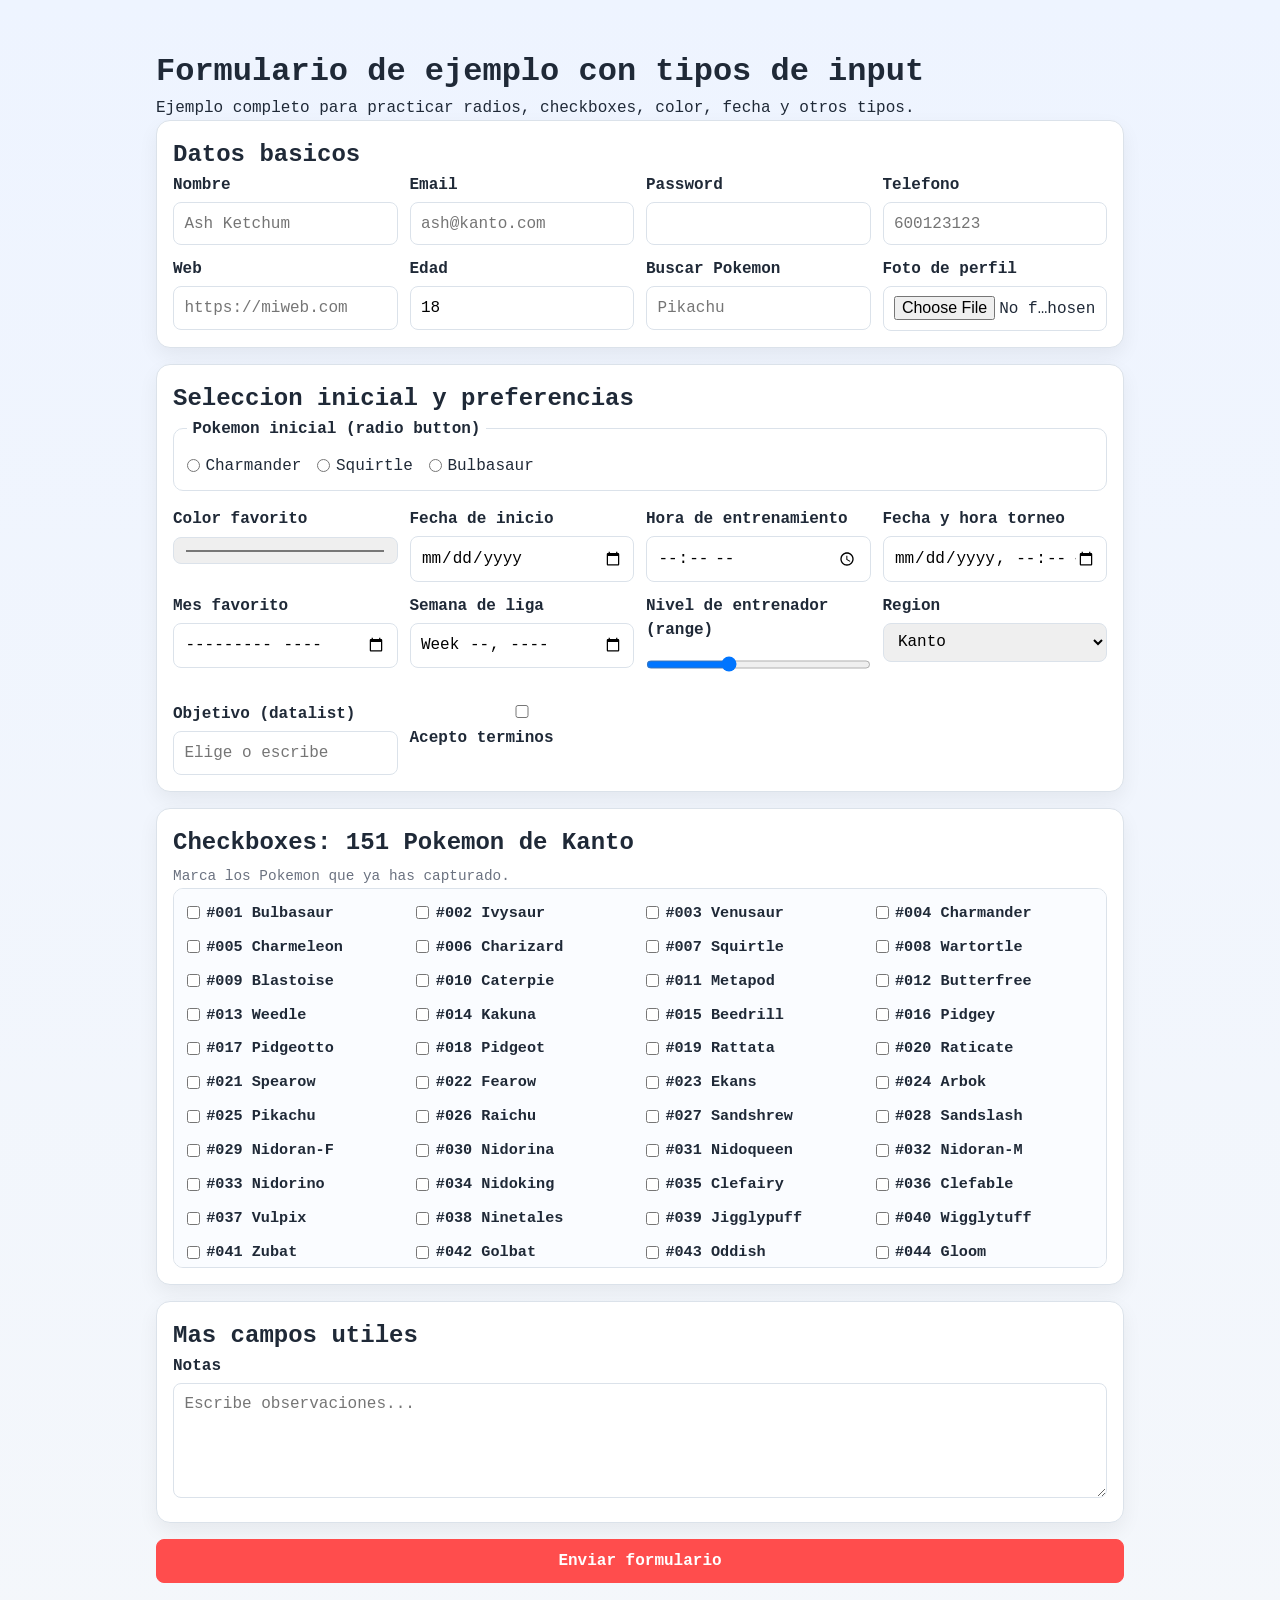
<file: sessions/session-07/index.html>
<!doctype html>
<html lang="es">
  <head>
    <meta charset="UTF-8" />
    <meta name="viewport" content="width=device-width, initial-scale=1.0" />
    <title>Ejemplo de Inputs</title>

    <link rel="stylesheet" href="reset.css" />
    <link rel="stylesheet" href="style.css" />
  </head>
  <body>
    <main>
      <h1>Formulario de ejemplo con tipos de input</h1>
      <p>
        Ejemplo completo para practicar radios, checkboxes, color, fecha y otros
        tipos.
      </p>

      <!-- <form action="https://httpbin.org/post" method="POST" target="_blank"> -->
      <form method="GET">
        <section class="card">
          <h2>Datos basicos</h2>
          <div class="grid">
            <div>
              <label for="nombre">Nombre</label>
              <input
                type="text"
                id="nombre"
                name="nombre"
                placeholder="Ash Ketchum"
                required
              />
            </div>

            <div>
              <label for="email">Email</label>
              <input
                type="email"
                id="email"
                name="email"
                placeholder="ash@kanto.com"
                required
              />
            </div>

            <div>
              <label for="password">Password</label>
              <input
                type="password"
                id="password"
                name="password"
                minlength="6"
              />
            </div>

            <div>
              <label for="telefono">Telefono</label>
              <input
                type="tel"
                id="telefono"
                name="telefono"
                placeholder="600123123"
              />
            </div>

            <div>
              <label for="web">Web</label>
              <input
                type="url"
                id="web"
                name="web"
                placeholder="https://miweb.com"
              />
            </div>

            <div>
              <label for="edad">Edad</label>
              <input
                type="number"
                id="edad"
                name="edad"
                min="1"
                max="120"
                value="18"
              />
            </div>

            <div>
              <label for="search">Buscar Pokemon</label>
              <input
                type="search"
                id="search"
                name="search"
                placeholder="Pikachu"
              />
            </div>

            <div>
              <label for="avatar">Foto de perfil</label>
              <input type="file" id="avatar" name="avatar" accept="image/*" />
            </div>
          </div>
        </section>

        <section class="card">
          <h2>Seleccion inicial y preferencias</h2>

          <fieldset>
            <legend>Pokemon inicial (radio button)</legend>
            <div class="row-inline">
              <label
                ><input
                  type="radio"
                  name="inicial"
                  value="charmander"
                  required
                />
                Charmander</label
              >
              <label
                ><input type="radio" name="inicial" value="squirtle" />
                Squirtle</label
              >
              <label
                ><input type="radio" name="inicial" value="bulbasaur" />
                Bulbasaur</label
              >
            </div>
          </fieldset>

          <div class="grid">
            <div>
              <label for="fav-color">Color favorito</label>
              <input
                type="color"
                id="fav-color"
                name="fav_color"
                value="#00aaff"
              />
            </div>

            <div>
              <label for="fecha">Fecha de inicio</label>
              <input type="date" id="fecha" name="fecha_inicio" />
            </div>

            <div>
              <label for="hora">Hora de entrenamiento</label>
              <input type="time" id="hora" name="hora_entrenamiento" />
            </div>

            <div>
              <label for="fecha-hora">Fecha y hora torneo</label>
              <input
                type="datetime-local"
                id="fecha-hora"
                name="torneo_datetime"
              />
            </div>

            <div>
              <label for="mes">Mes favorito</label>
              <input type="month" id="mes" name="mes_favorito" />
            </div>

            <div>
              <label for="semana">Semana de liga</label>
              <input type="week" id="semana" name="semana_liga" />
            </div>

            <div>
              <label for="nivel">Nivel de entrenador (range)</label>
              <input
                type="range"
                id="nivel"
                name="nivel_entrenador"
                min="1"
                max="100"
                value="35"
              />
            </div>

            <div>
              <label for="region">Region</label>
              <select id="region" name="region">
                <option value="kanto">Kanto</option>
                <option value="johto">Johto</option>
                <option value="hoenn">Hoenn</option>
                <option value="sinnoh">Sinnoh</option>
              </select>
            </div>

            <div>
              <label for="objetivo">Objetivo (datalist)</label>
              <input
                list="objetivos"
                id="objetivo"
                name="objetivo"
                placeholder="Elige o escribe"
              />
              <datalist id="objetivos">
                <option value="Completar Pokedex"></option>
                <option value="Ganar medallas"></option>
                <option value="Entrenar competitivo"></option>
              </datalist>
            </div>

            <div>
              <label
                ><input type="checkbox" name="acepta_terminos" required />
                Acepto terminos</label
              >
            </div>
          </div>
        </section>

        <section class="card">
          <h2>Checkboxes: 151 Pokemon de Kanto</h2>
          <p class="help">Marca los Pokemon que ya has capturado.</p>
          <div class="pokemon-list">
            <label class="pokemon-item" for="pokemon-001"
              ><input
                type="checkbox"
                id="pokemon-001"
                name="capturados"
                value="Bulbasaur"
              />
              #001 Bulbasaur</label
            >
            <label class="pokemon-item" for="pokemon-002"
              ><input
                type="checkbox"
                id="pokemon-002"
                name="capturados"
                value="Ivysaur"
              />
              #002 Ivysaur</label
            >
            <label class="pokemon-item" for="pokemon-003"
              ><input
                type="checkbox"
                id="pokemon-003"
                name="capturados"
                value="Venusaur"
              />
              #003 Venusaur</label
            >
            <label class="pokemon-item" for="pokemon-004"
              ><input
                type="checkbox"
                id="pokemon-004"
                name="capturados"
                value="Charmander"
              />
              #004 Charmander</label
            >
            <label class="pokemon-item" for="pokemon-005"
              ><input
                type="checkbox"
                id="pokemon-005"
                name="capturados"
                value="Charmeleon"
              />
              #005 Charmeleon</label
            >
            <label class="pokemon-item" for="pokemon-006"
              ><input
                type="checkbox"
                id="pokemon-006"
                name="capturados"
                value="Charizard"
              />
              #006 Charizard</label
            >
            <label class="pokemon-item" for="pokemon-007"
              ><input
                type="checkbox"
                id="pokemon-007"
                name="capturados"
                value="Squirtle"
              />
              #007 Squirtle</label
            >
            <label class="pokemon-item" for="pokemon-008"
              ><input
                type="checkbox"
                id="pokemon-008"
                name="capturados"
                value="Wartortle"
              />
              #008 Wartortle</label
            >
            <label class="pokemon-item" for="pokemon-009"
              ><input
                type="checkbox"
                id="pokemon-009"
                name="capturados"
                value="Blastoise"
              />
              #009 Blastoise</label
            >
            <label class="pokemon-item" for="pokemon-010"
              ><input
                type="checkbox"
                id="pokemon-010"
                name="capturados"
                value="Caterpie"
              />
              #010 Caterpie</label
            >
            <label class="pokemon-item" for="pokemon-011"
              ><input
                type="checkbox"
                id="pokemon-011"
                name="capturados"
                value="Metapod"
              />
              #011 Metapod</label
            >
            <label class="pokemon-item" for="pokemon-012"
              ><input
                type="checkbox"
                id="pokemon-012"
                name="capturados"
                value="Butterfree"
              />
              #012 Butterfree</label
            >
            <label class="pokemon-item" for="pokemon-013"
              ><input
                type="checkbox"
                id="pokemon-013"
                name="capturados"
                value="Weedle"
              />
              #013 Weedle</label
            >
            <label class="pokemon-item" for="pokemon-014"
              ><input
                type="checkbox"
                id="pokemon-014"
                name="capturados"
                value="Kakuna"
              />
              #014 Kakuna</label
            >
            <label class="pokemon-item" for="pokemon-015"
              ><input
                type="checkbox"
                id="pokemon-015"
                name="capturados"
                value="Beedrill"
              />
              #015 Beedrill</label
            >
            <label class="pokemon-item" for="pokemon-016"
              ><input
                type="checkbox"
                id="pokemon-016"
                name="capturados"
                value="Pidgey"
              />
              #016 Pidgey</label
            >
            <label class="pokemon-item" for="pokemon-017"
              ><input
                type="checkbox"
                id="pokemon-017"
                name="capturados"
                value="Pidgeotto"
              />
              #017 Pidgeotto</label
            >
            <label class="pokemon-item" for="pokemon-018"
              ><input
                type="checkbox"
                id="pokemon-018"
                name="capturados"
                value="Pidgeot"
              />
              #018 Pidgeot</label
            >
            <label class="pokemon-item" for="pokemon-019"
              ><input
                type="checkbox"
                id="pokemon-019"
                name="capturados"
                value="Rattata"
              />
              #019 Rattata</label
            >
            <label class="pokemon-item" for="pokemon-020"
              ><input
                type="checkbox"
                id="pokemon-020"
                name="capturados"
                value="Raticate"
              />
              #020 Raticate</label
            >
            <label class="pokemon-item" for="pokemon-021"
              ><input
                type="checkbox"
                id="pokemon-021"
                name="capturados"
                value="Spearow"
              />
              #021 Spearow</label
            >
            <label class="pokemon-item" for="pokemon-022"
              ><input
                type="checkbox"
                id="pokemon-022"
                name="capturados"
                value="Fearow"
              />
              #022 Fearow</label
            >
            <label class="pokemon-item" for="pokemon-023"
              ><input
                type="checkbox"
                id="pokemon-023"
                name="capturados"
                value="Ekans"
              />
              #023 Ekans</label
            >
            <label class="pokemon-item" for="pokemon-024"
              ><input
                type="checkbox"
                id="pokemon-024"
                name="capturados"
                value="Arbok"
              />
              #024 Arbok</label
            >
            <label class="pokemon-item" for="pokemon-025"
              ><input
                type="checkbox"
                id="pokemon-025"
                name="capturados"
                value="Pikachu"
              />
              #025 Pikachu</label
            >
            <label class="pokemon-item" for="pokemon-026"
              ><input
                type="checkbox"
                id="pokemon-026"
                name="capturados"
                value="Raichu"
              />
              #026 Raichu</label
            >
            <label class="pokemon-item" for="pokemon-027"
              ><input
                type="checkbox"
                id="pokemon-027"
                name="capturados"
                value="Sandshrew"
              />
              #027 Sandshrew</label
            >
            <label class="pokemon-item" for="pokemon-028"
              ><input
                type="checkbox"
                id="pokemon-028"
                name="capturados"
                value="Sandslash"
              />
              #028 Sandslash</label
            >
            <label class="pokemon-item" for="pokemon-029"
              ><input
                type="checkbox"
                id="pokemon-029"
                name="capturados"
                value="Nidoran-F"
              />
              #029 Nidoran-F</label
            >
            <label class="pokemon-item" for="pokemon-030"
              ><input
                type="checkbox"
                id="pokemon-030"
                name="capturados"
                value="Nidorina"
              />
              #030 Nidorina</label
            >
            <label class="pokemon-item" for="pokemon-031"
              ><input
                type="checkbox"
                id="pokemon-031"
                name="capturados"
                value="Nidoqueen"
              />
              #031 Nidoqueen</label
            >
            <label class="pokemon-item" for="pokemon-032"
              ><input
                type="checkbox"
                id="pokemon-032"
                name="capturados"
                value="Nidoran-M"
              />
              #032 Nidoran-M</label
            >
            <label class="pokemon-item" for="pokemon-033"
              ><input
                type="checkbox"
                id="pokemon-033"
                name="capturados"
                value="Nidorino"
              />
              #033 Nidorino</label
            >
            <label class="pokemon-item" for="pokemon-034"
              ><input
                type="checkbox"
                id="pokemon-034"
                name="capturados"
                value="Nidoking"
              />
              #034 Nidoking</label
            >
            <label class="pokemon-item" for="pokemon-035"
              ><input
                type="checkbox"
                id="pokemon-035"
                name="capturados"
                value="Clefairy"
              />
              #035 Clefairy</label
            >
            <label class="pokemon-item" for="pokemon-036"
              ><input
                type="checkbox"
                id="pokemon-036"
                name="capturados"
                value="Clefable"
              />
              #036 Clefable</label
            >
            <label class="pokemon-item" for="pokemon-037"
              ><input
                type="checkbox"
                id="pokemon-037"
                name="capturados"
                value="Vulpix"
              />
              #037 Vulpix</label
            >
            <label class="pokemon-item" for="pokemon-038"
              ><input
                type="checkbox"
                id="pokemon-038"
                name="capturados"
                value="Ninetales"
              />
              #038 Ninetales</label
            >
            <label class="pokemon-item" for="pokemon-039"
              ><input
                type="checkbox"
                id="pokemon-039"
                name="capturados"
                value="Jigglypuff"
              />
              #039 Jigglypuff</label
            >
            <label class="pokemon-item" for="pokemon-040"
              ><input
                type="checkbox"
                id="pokemon-040"
                name="capturados"
                value="Wigglytuff"
              />
              #040 Wigglytuff</label
            >
            <label class="pokemon-item" for="pokemon-041"
              ><input
                type="checkbox"
                id="pokemon-041"
                name="capturados"
                value="Zubat"
              />
              #041 Zubat</label
            >
            <label class="pokemon-item" for="pokemon-042"
              ><input
                type="checkbox"
                id="pokemon-042"
                name="capturados"
                value="Golbat"
              />
              #042 Golbat</label
            >
            <label class="pokemon-item" for="pokemon-043"
              ><input
                type="checkbox"
                id="pokemon-043"
                name="capturados"
                value="Oddish"
              />
              #043 Oddish</label
            >
            <label class="pokemon-item" for="pokemon-044"
              ><input
                type="checkbox"
                id="pokemon-044"
                name="capturados"
                value="Gloom"
              />
              #044 Gloom</label
            >
            <label class="pokemon-item" for="pokemon-045"
              ><input
                type="checkbox"
                id="pokemon-045"
                name="capturados"
                value="Vileplume"
              />
              #045 Vileplume</label
            >
            <label class="pokemon-item" for="pokemon-046"
              ><input
                type="checkbox"
                id="pokemon-046"
                name="capturados"
                value="Paras"
              />
              #046 Paras</label
            >
            <label class="pokemon-item" for="pokemon-047"
              ><input
                type="checkbox"
                id="pokemon-047"
                name="capturados"
                value="Parasect"
              />
              #047 Parasect</label
            >
            <label class="pokemon-item" for="pokemon-048"
              ><input
                type="checkbox"
                id="pokemon-048"
                name="capturados"
                value="Venonat"
              />
              #048 Venonat</label
            >
            <label class="pokemon-item" for="pokemon-049"
              ><input
                type="checkbox"
                id="pokemon-049"
                name="capturados"
                value="Venomoth"
              />
              #049 Venomoth</label
            >
            <label class="pokemon-item" for="pokemon-050"
              ><input
                type="checkbox"
                id="pokemon-050"
                name="capturados"
                value="Diglett"
              />
              #050 Diglett</label
            >
            <label class="pokemon-item" for="pokemon-051"
              ><input
                type="checkbox"
                id="pokemon-051"
                name="capturados"
                value="Dugtrio"
              />
              #051 Dugtrio</label
            >
            <label class="pokemon-item" for="pokemon-052"
              ><input
                type="checkbox"
                id="pokemon-052"
                name="capturados"
                value="Meowth"
              />
              #052 Meowth</label
            >
            <label class="pokemon-item" for="pokemon-053"
              ><input
                type="checkbox"
                id="pokemon-053"
                name="capturados"
                value="Persian"
              />
              #053 Persian</label
            >

            <label class="pokemon-item" for="pokemon-054"
              ><input
                type="checkbox"
                id="pokemon-054"
                name="capturados"
                value="Psyduck"
                checked
                disabled
              />
              #054 Psyduck</label
            >

            <!-- hidden input for Psyduck, ui is checked always and disabled 
            the hidden input is used to submit the value of the checkbox 
            because the ui is disabled and cannot submit its value directly -->
            <input type="hidden" name="capturados" value="Psyduck" />

            <label class="pokemon-item" for="pokemon-055"
              ><input
                type="checkbox"
                id="pokemon-055"
                name="capturados"
                value="Golduck"
              />
              #055 Golduck</label
            >
            <label class="pokemon-item" for="pokemon-056"
              ><input
                type="checkbox"
                id="pokemon-056"
                name="capturados"
                value="Mankey"
              />
              #056 Mankey</label
            >
            <label class="pokemon-item" for="pokemon-057"
              ><input
                type="checkbox"
                id="pokemon-057"
                name="capturados"
                value="Primeape"
              />
              #057 Primeape</label
            >
            <label class="pokemon-item" for="pokemon-058"
              ><input
                type="checkbox"
                id="pokemon-058"
                name="capturados"
                value="Growlithe"
              />
              #058 Growlithe</label
            >
            <label class="pokemon-item" for="pokemon-059"
              ><input
                type="checkbox"
                id="pokemon-059"
                name="capturados"
                value="Arcanine"
              />
              #059 Arcanine</label
            >
            <label class="pokemon-item" for="pokemon-060"
              ><input
                type="checkbox"
                id="pokemon-060"
                name="capturados"
                value="Poliwag"
              />
              #060 Poliwag</label
            >
            <label class="pokemon-item" for="pokemon-061"
              ><input
                type="checkbox"
                id="pokemon-061"
                name="capturados"
                value="Poliwhirl"
              />
              #061 Poliwhirl</label
            >
            <label class="pokemon-item" for="pokemon-062"
              ><input
                type="checkbox"
                id="pokemon-062"
                name="capturados"
                value="Poliwrath"
              />
              #062 Poliwrath</label
            >
            <label class="pokemon-item" for="pokemon-063"
              ><input
                type="checkbox"
                id="pokemon-063"
                name="capturados"
                value="Abra"
              />
              #063 Abra</label
            >
            <label class="pokemon-item" for="pokemon-064"
              ><input
                type="checkbox"
                id="pokemon-064"
                name="capturados"
                value="Kadabra"
              />
              #064 Kadabra</label
            >
            <label class="pokemon-item" for="pokemon-065"
              ><input
                type="checkbox"
                id="pokemon-065"
                name="capturados"
                value="Alakazam"
              />
              #065 Alakazam</label
            >
            <label class="pokemon-item" for="pokemon-066"
              ><input
                type="checkbox"
                id="pokemon-066"
                name="capturados"
                value="Machop"
              />
              #066 Machop</label
            >
            <label class="pokemon-item" for="pokemon-067"
              ><input
                type="checkbox"
                id="pokemon-067"
                name="capturados"
                value="Machoke"
              />
              #067 Machoke</label
            >
            <label class="pokemon-item" for="pokemon-068"
              ><input
                type="checkbox"
                id="pokemon-068"
                name="capturados"
                value="Machamp"
              />
              #068 Machamp</label
            >
            <label class="pokemon-item" for="pokemon-069"
              ><input
                type="checkbox"
                id="pokemon-069"
                name="capturados"
                value="Bellsprout"
              />
              #069 Bellsprout</label
            >
            <label class="pokemon-item" for="pokemon-070"
              ><input
                type="checkbox"
                id="pokemon-070"
                name="capturados"
                value="Weepinbell"
              />
              #070 Weepinbell</label
            >
            <label class="pokemon-item" for="pokemon-071"
              ><input
                type="checkbox"
                id="pokemon-071"
                name="capturados"
                value="Victreebel"
              />
              #071 Victreebel</label
            >
            <label class="pokemon-item" for="pokemon-072"
              ><input
                type="checkbox"
                id="pokemon-072"
                name="capturados"
                value="Tentacool"
              />
              #072 Tentacool</label
            >
            <label class="pokemon-item" for="pokemon-073"
              ><input
                type="checkbox"
                id="pokemon-073"
                name="capturados"
                value="Tentacruel"
              />
              #073 Tentacruel</label
            >
            <label class="pokemon-item" for="pokemon-074"
              ><input
                type="checkbox"
                id="pokemon-074"
                name="capturados"
                value="Geodude"
              />
              #074 Geodude</label
            >
            <label class="pokemon-item" for="pokemon-075"
              ><input
                type="checkbox"
                id="pokemon-075"
                name="capturados"
                value="Graveler"
              />
              #075 Graveler</label
            >
            <label class="pokemon-item" for="pokemon-076"
              ><input
                type="checkbox"
                id="pokemon-076"
                name="capturados"
                value="Golem"
              />
              #076 Golem</label
            >
            <label class="pokemon-item" for="pokemon-077"
              ><input
                type="checkbox"
                id="pokemon-077"
                name="capturados"
                value="Ponyta"
              />
              #077 Ponyta</label
            >
            <label class="pokemon-item" for="pokemon-078"
              ><input
                type="checkbox"
                id="pokemon-078"
                name="capturados"
                value="Rapidash"
              />
              #078 Rapidash</label
            >
            <label class="pokemon-item" for="pokemon-079"
              ><input
                type="checkbox"
                id="pokemon-079"
                name="capturados"
                value="Slowpoke"
              />
              #079 Slowpoke</label
            >
            <label class="pokemon-item" for="pokemon-080"
              ><input
                type="checkbox"
                id="pokemon-080"
                name="capturados"
                value="Slowbro"
              />
              #080 Slowbro</label
            >
            <label class="pokemon-item" for="pokemon-081"
              ><input
                type="checkbox"
                id="pokemon-081"
                name="capturados"
                value="Magnemite"
              />
              #081 Magnemite</label
            >
            <label class="pokemon-item" for="pokemon-082"
              ><input
                type="checkbox"
                id="pokemon-082"
                name="capturados"
                value="Magneton"
              />
              #082 Magneton</label
            >
            <label class="pokemon-item" for="pokemon-083"
              ><input
                type="checkbox"
                id="pokemon-083"
                name="capturados"
                value="Farfetchd"
              />
              #083 Farfetchd</label
            >
            <label class="pokemon-item" for="pokemon-084"
              ><input
                type="checkbox"
                id="pokemon-084"
                name="capturados"
                value="Doduo"
              />
              #084 Doduo</label
            >
            <label class="pokemon-item" for="pokemon-085"
              ><input
                type="checkbox"
                id="pokemon-085"
                name="capturados"
                value="Dodrio"
              />
              #085 Dodrio</label
            >
            <label class="pokemon-item" for="pokemon-086"
              ><input
                type="checkbox"
                id="pokemon-086"
                name="capturados"
                value="Seel"
              />
              #086 Seel</label
            >
            <label class="pokemon-item" for="pokemon-087"
              ><input
                type="checkbox"
                id="pokemon-087"
                name="capturados"
                value="Dewgong"
              />
              #087 Dewgong</label
            >
            <label class="pokemon-item" for="pokemon-088"
              ><input
                type="checkbox"
                id="pokemon-088"
                name="capturados"
                value="Grimer"
              />
              #088 Grimer</label
            >
            <label class="pokemon-item" for="pokemon-089"
              ><input
                type="checkbox"
                id="pokemon-089"
                name="capturados"
                value="Muk"
              />
              #089 Muk</label
            >
            <label class="pokemon-item" for="pokemon-090"
              ><input
                type="checkbox"
                id="pokemon-090"
                name="capturados"
                value="Shellder"
              />
              #090 Shellder</label
            >
            <label class="pokemon-item" for="pokemon-091"
              ><input
                type="checkbox"
                id="pokemon-091"
                name="capturados"
                value="Cloyster"
              />
              #091 Cloyster</label
            >
            <label class="pokemon-item" for="pokemon-092"
              ><input
                type="checkbox"
                id="pokemon-092"
                name="capturados"
                value="Gastly"
              />
              #092 Gastly</label
            >
            <label class="pokemon-item" for="pokemon-093"
              ><input
                type="checkbox"
                id="pokemon-093"
                name="capturados"
                value="Haunter"
              />
              #093 Haunter</label
            >
            <label class="pokemon-item" for="pokemon-094"
              ><input
                type="checkbox"
                id="pokemon-094"
                name="capturados"
                value="Gengar"
              />
              #094 Gengar</label
            >
            <label class="pokemon-item" for="pokemon-095"
              ><input
                type="checkbox"
                id="pokemon-095"
                name="capturados"
                value="Onix"
              />
              #095 Onix</label
            >
            <label class="pokemon-item" for="pokemon-096"
              ><input
                type="checkbox"
                id="pokemon-096"
                name="capturados"
                value="Drowzee"
              />
              #096 Drowzee</label
            >
            <label class="pokemon-item" for="pokemon-097"
              ><input
                type="checkbox"
                id="pokemon-097"
                name="capturados"
                value="Hypno"
              />
              #097 Hypno</label
            >
            <label class="pokemon-item" for="pokemon-098"
              ><input
                type="checkbox"
                id="pokemon-098"
                name="capturados"
                value="Krabby"
              />
              #098 Krabby</label
            >
            <label class="pokemon-item" for="pokemon-099"
              ><input
                type="checkbox"
                id="pokemon-099"
                name="capturados"
                value="Kingler"
              />
              #099 Kingler</label
            >
            <label class="pokemon-item" for="pokemon-100"
              ><input
                type="checkbox"
                id="pokemon-100"
                name="capturados"
                value="Voltorb"
              />
              #100 Voltorb</label
            >
            <label class="pokemon-item" for="pokemon-101"
              ><input
                type="checkbox"
                id="pokemon-101"
                name="capturados"
                value="Electrode"
              />
              #101 Electrode</label
            >
            <label class="pokemon-item" for="pokemon-102"
              ><input
                type="checkbox"
                id="pokemon-102"
                name="capturados"
                value="Exeggcute"
              />
              #102 Exeggcute</label
            >
            <label class="pokemon-item" for="pokemon-103"
              ><input
                type="checkbox"
                id="pokemon-103"
                name="capturados"
                value="Exeggutor"
              />
              #103 Exeggutor</label
            >
            <label class="pokemon-item" for="pokemon-104"
              ><input
                type="checkbox"
                id="pokemon-104"
                name="capturados"
                value="Cubone"
              />
              #104 Cubone</label
            >
            <label class="pokemon-item" for="pokemon-105"
              ><input
                type="checkbox"
                id="pokemon-105"
                name="capturados"
                value="Marowak"
              />
              #105 Marowak</label
            >
            <label class="pokemon-item" for="pokemon-106"
              ><input
                type="checkbox"
                id="pokemon-106"
                name="capturados"
                value="Hitmonlee"
              />
              #106 Hitmonlee</label
            >
            <label class="pokemon-item" for="pokemon-107"
              ><input
                type="checkbox"
                id="pokemon-107"
                name="capturados"
                value="Hitmonchan"
              />
              #107 Hitmonchan</label
            >
            <label class="pokemon-item" for="pokemon-108"
              ><input
                type="checkbox"
                id="pokemon-108"
                name="capturados"
                value="Lickitung"
              />
              #108 Lickitung</label
            >
            <label class="pokemon-item" for="pokemon-109"
              ><input
                type="checkbox"
                id="pokemon-109"
                name="capturados"
                value="Koffing"
              />
              #109 Koffing</label
            >
            <label class="pokemon-item" for="pokemon-110"
              ><input
                type="checkbox"
                id="pokemon-110"
                name="capturados"
                value="Weezing"
              />
              #110 Weezing</label
            >
            <label class="pokemon-item" for="pokemon-111"
              ><input
                type="checkbox"
                id="pokemon-111"
                name="capturados"
                value="Rhyhorn"
              />
              #111 Rhyhorn</label
            >
            <label class="pokemon-item" for="pokemon-112"
              ><input
                type="checkbox"
                id="pokemon-112"
                name="capturados"
                value="Rhydon"
              />
              #112 Rhydon</label
            >
            <label class="pokemon-item" for="pokemon-113"
              ><input
                type="checkbox"
                id="pokemon-113"
                name="capturados"
                value="Chansey"
              />
              #113 Chansey</label
            >
            <label class="pokemon-item" for="pokemon-114"
              ><input
                type="checkbox"
                id="pokemon-114"
                name="capturados"
                value="Tangela"
              />
              #114 Tangela</label
            >
            <label class="pokemon-item" for="pokemon-115"
              ><input
                type="checkbox"
                id="pokemon-115"
                name="capturados"
                value="Kangaskhan"
              />
              #115 Kangaskhan</label
            >
            <label class="pokemon-item" for="pokemon-116"
              ><input
                type="checkbox"
                id="pokemon-116"
                name="capturados"
                value="Horsea"
              />
              #116 Horsea</label
            >
            <label class="pokemon-item" for="pokemon-117"
              ><input
                type="checkbox"
                id="pokemon-117"
                name="capturados"
                value="Seadra"
              />
              #117 Seadra</label
            >
            <label class="pokemon-item" for="pokemon-118"
              ><input
                type="checkbox"
                id="pokemon-118"
                name="capturados"
                value="Goldeen"
              />
              #118 Goldeen</label
            >
            <label class="pokemon-item" for="pokemon-119"
              ><input
                type="checkbox"
                id="pokemon-119"
                name="capturados"
                value="Seaking"
              />
              #119 Seaking</label
            >
            <label class="pokemon-item" for="pokemon-120"
              ><input
                type="checkbox"
                id="pokemon-120"
                name="capturados"
                value="Staryu"
              />
              #120 Staryu</label
            >
            <label class="pokemon-item" for="pokemon-121"
              ><input
                type="checkbox"
                id="pokemon-121"
                name="capturados"
                value="Starmie"
              />
              #121 Starmie</label
            >
            <label class="pokemon-item" for="pokemon-122"
              ><input
                type="checkbox"
                id="pokemon-122"
                name="capturados"
                value="Mr-Mime"
              />
              #122 Mr-Mime</label
            >
            <label class="pokemon-item" for="pokemon-123"
              ><input
                type="checkbox"
                id="pokemon-123"
                name="capturados"
                value="Scyther"
              />
              #123 Scyther</label
            >
            <label class="pokemon-item" for="pokemon-124"
              ><input
                type="checkbox"
                id="pokemon-124"
                name="capturados"
                value="Jynx"
              />
              #124 Jynx</label
            >
            <label class="pokemon-item" for="pokemon-125"
              ><input
                type="checkbox"
                id="pokemon-125"
                name="capturados"
                value="Electabuzz"
              />
              #125 Electabuzz</label
            >
            <label class="pokemon-item" for="pokemon-126"
              ><input
                type="checkbox"
                id="pokemon-126"
                name="capturados"
                value="Magmar"
              />
              #126 Magmar</label
            >
            <label class="pokemon-item" for="pokemon-127"
              ><input
                type="checkbox"
                id="pokemon-127"
                name="capturados"
                value="Pinsir"
              />
              #127 Pinsir</label
            >
            <label class="pokemon-item" for="pokemon-128"
              ><input
                type="checkbox"
                id="pokemon-128"
                name="capturados"
                value="Tauros"
              />
              #128 Tauros</label
            >
            <label class="pokemon-item" for="pokemon-129"
              ><input
                type="checkbox"
                id="pokemon-129"
                name="capturados"
                value="Magikarp"
              />
              #129 Magikarp</label
            >
            <label class="pokemon-item" for="pokemon-130"
              ><input
                type="checkbox"
                id="pokemon-130"
                name="capturados"
                value="Gyarados"
              />
              #130 Gyarados</label
            >
            <label class="pokemon-item" for="pokemon-131"
              ><input
                type="checkbox"
                id="pokemon-131"
                name="capturados"
                value="Lapras"
              />
              #131 Lapras</label
            >
            <label class="pokemon-item" for="pokemon-132"
              ><input
                type="checkbox"
                id="pokemon-132"
                name="capturados"
                value="Ditto"
              />
              #132 Ditto</label
            >
            <label class="pokemon-item" for="pokemon-133"
              ><input
                type="checkbox"
                id="pokemon-133"
                name="capturados"
                value="Eevee"
              />
              #133 Eevee</label
            >
            <label class="pokemon-item" for="pokemon-134"
              ><input
                type="checkbox"
                id="pokemon-134"
                name="capturados"
                value="Vaporeon"
              />
              #134 Vaporeon</label
            >
            <label class="pokemon-item" for="pokemon-135"
              ><input
                type="checkbox"
                id="pokemon-135"
                name="capturados"
                value="Jolteon"
              />
              #135 Jolteon</label
            >
            <label class="pokemon-item" for="pokemon-136"
              ><input
                type="checkbox"
                id="pokemon-136"
                name="capturados"
                value="Flareon"
              />
              #136 Flareon</label
            >
            <label class="pokemon-item" for="pokemon-137"
              ><input
                type="checkbox"
                id="pokemon-137"
                name="capturados"
                value="Porygon"
              />
              #137 Porygon</label
            >
            <label class="pokemon-item" for="pokemon-138"
              ><input
                type="checkbox"
                id="pokemon-138"
                name="capturados"
                value="Omanyte"
              />
              #138 Omanyte</label
            >
            <label class="pokemon-item" for="pokemon-139"
              ><input
                type="checkbox"
                id="pokemon-139"
                name="capturados"
                value="Omastar"
              />
              #139 Omastar</label
            >
            <label class="pokemon-item" for="pokemon-140"
              ><input
                type="checkbox"
                id="pokemon-140"
                name="capturados"
                value="Kabuto"
              />
              #140 Kabuto</label
            >
            <label class="pokemon-item" for="pokemon-141"
              ><input
                type="checkbox"
                id="pokemon-141"
                name="capturados"
                value="Kabutops"
              />
              #141 Kabutops</label
            >
            <label class="pokemon-item" for="pokemon-142"
              ><input
                type="checkbox"
                id="pokemon-142"
                name="capturados"
                value="Aerodactyl"
              />
              #142 Aerodactyl</label
            >
            <label class="pokemon-item" for="pokemon-143"
              ><input
                type="checkbox"
                id="pokemon-143"
                name="capturados"
                value="Snorlax"
              />
              #143 Snorlax</label
            >
            <label class="pokemon-item" for="pokemon-144"
              ><input
                type="checkbox"
                id="pokemon-144"
                name="capturados"
                value="Articuno"
              />
              #144 Articuno</label
            >
            <label class="pokemon-item" for="pokemon-145"
              ><input
                type="checkbox"
                id="pokemon-145"
                name="capturados"
                value="Zapdos"
              />
              #145 Zapdos</label
            >
            <label class="pokemon-item" for="pokemon-146"
              ><input
                type="checkbox"
                id="pokemon-146"
                name="capturados"
                value="Moltres"
              />
              #146 Moltres</label
            >
            <label class="pokemon-item" for="pokemon-147"
              ><input
                type="checkbox"
                id="pokemon-147"
                name="capturados"
                value="Dratini"
              />
              #147 Dratini</label
            >
            <label class="pokemon-item" for="pokemon-148"
              ><input
                type="checkbox"
                id="pokemon-148"
                name="capturados"
                value="Dragonair"
              />
              #148 Dragonair</label
            >
            <label class="pokemon-item" for="pokemon-149"
              ><input
                type="checkbox"
                id="pokemon-149"
                name="capturados"
                value="Dragonite"
              />
              #149 Dragonite</label
            >
            <label class="pokemon-item" for="pokemon-150"
              ><input
                type="checkbox"
                id="pokemon-150"
                name="capturados"
                value="Mewtwo"
              />
              #150 Mewtwo</label
            >
            <label class="pokemon-item" for="pokemon-151"
              ><input
                type="checkbox"
                id="pokemon-151"
                name="capturados"
                value="Mew"
              />
              #151 Mew</label
            >
          </div>
        </section>

        <section class="card">
          <h2>Mas campos utiles</h2>
          <label for="notas">Notas</label>
          <textarea
            id="notas"
            name="notas"
            rows="4"
            placeholder="Escribe observaciones..."
          ></textarea>

          <input type="hidden" name="curso" value="session-07-forms" />
        </section>

        <button class="submit-btn" type="submit">Enviar formulario</button>
      </form>
    </main>
  </body>
</html>
</file>
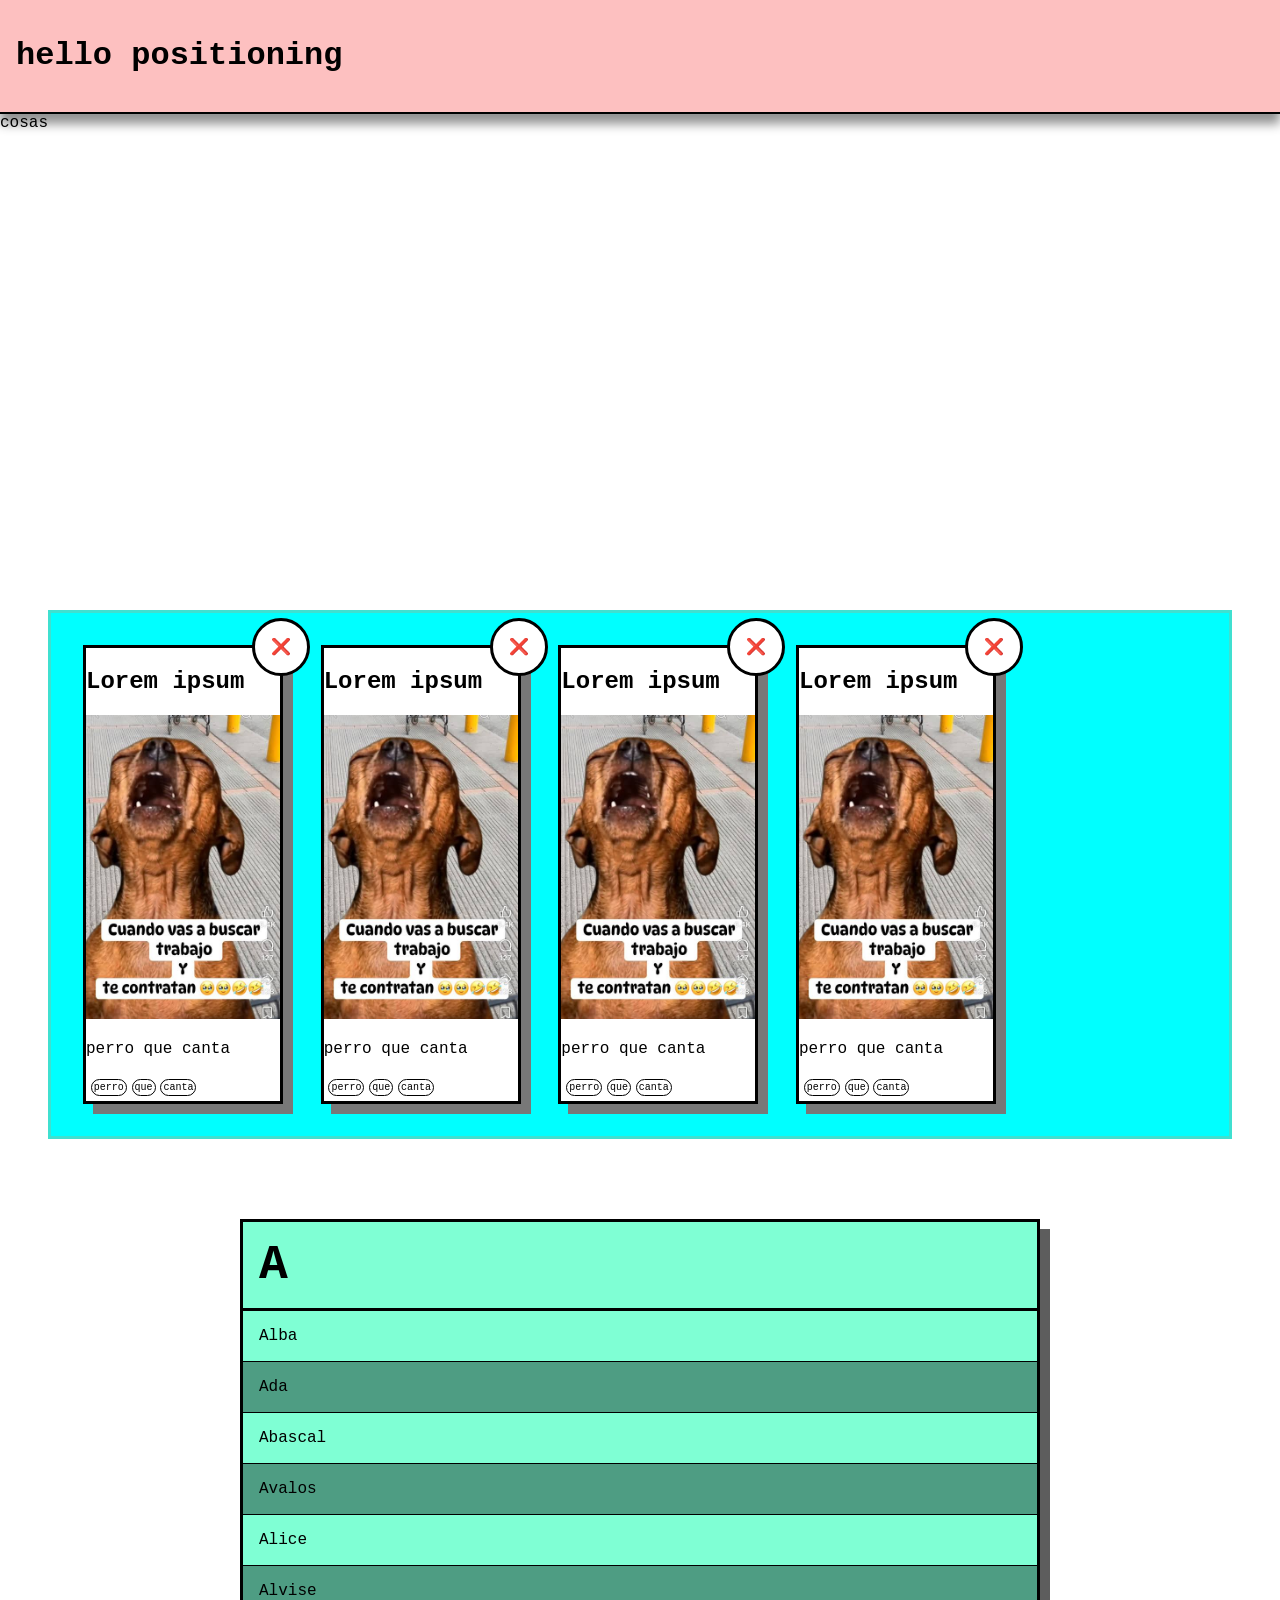
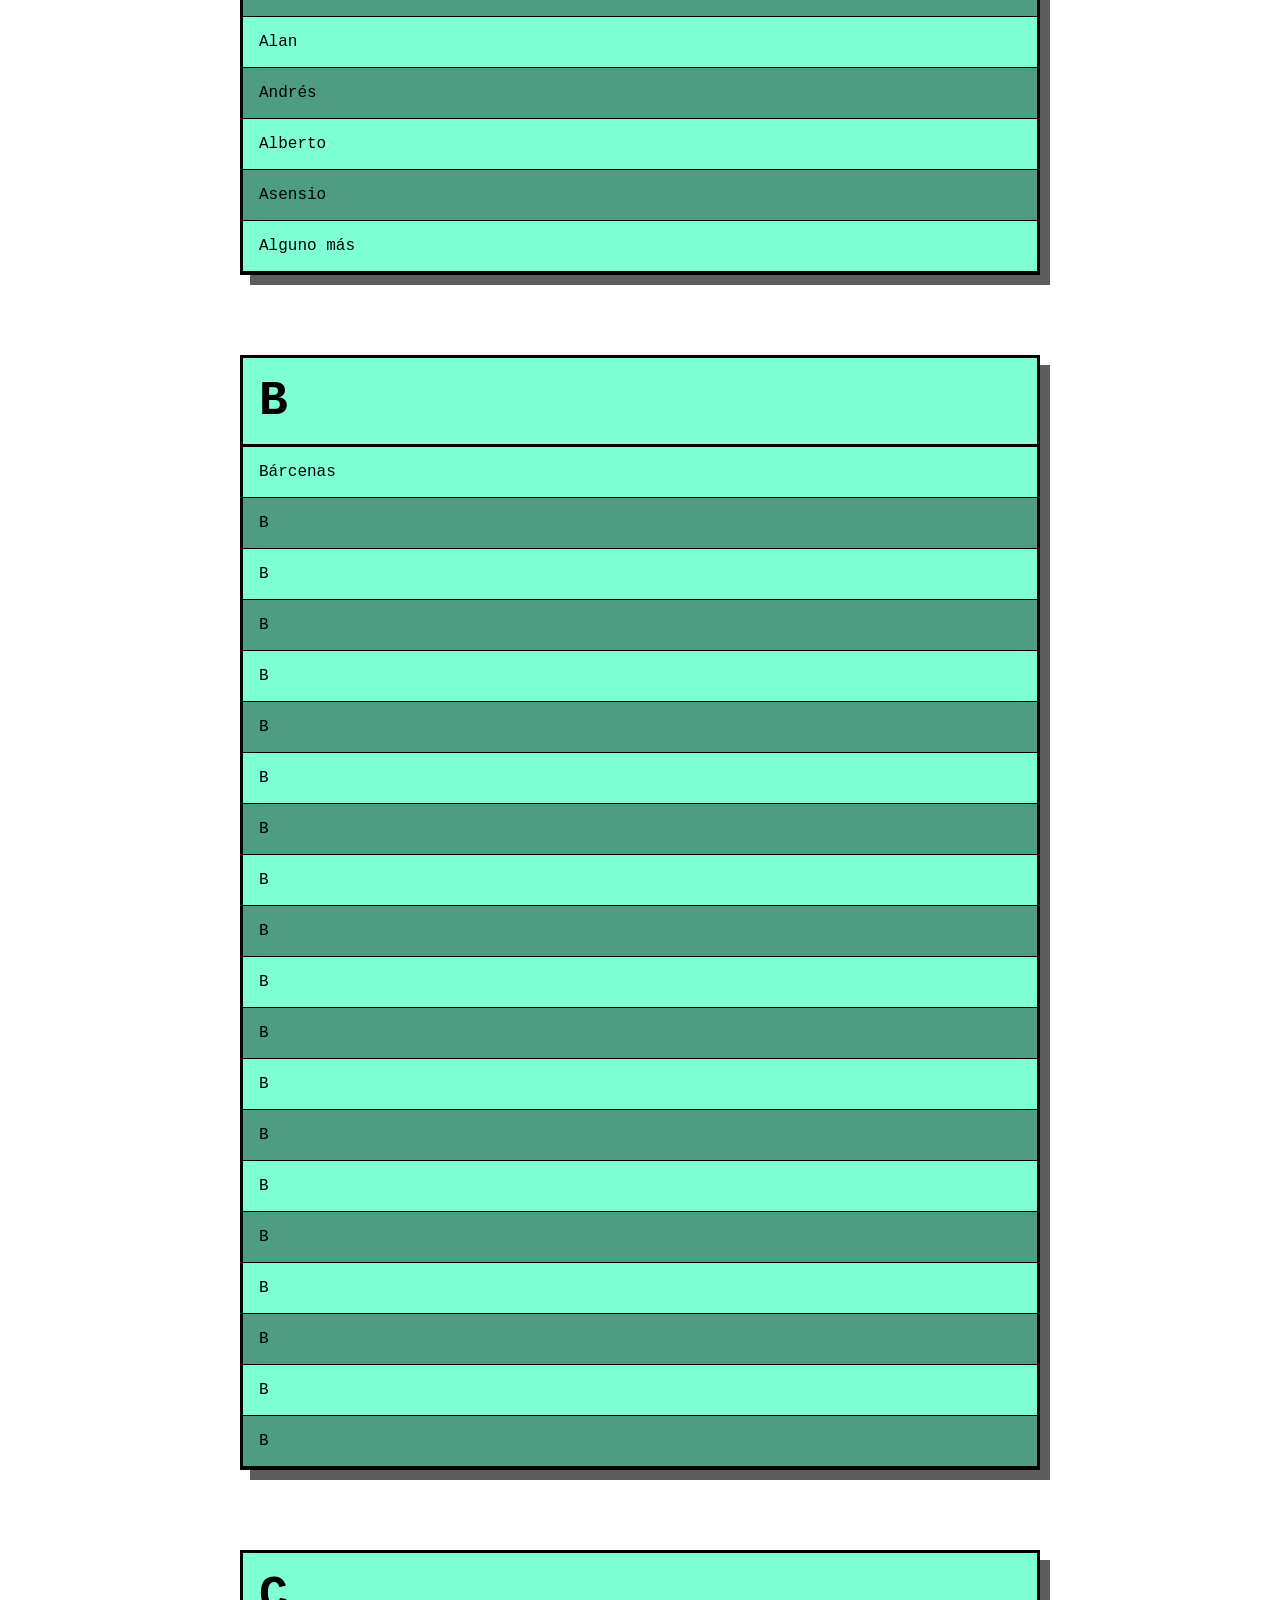
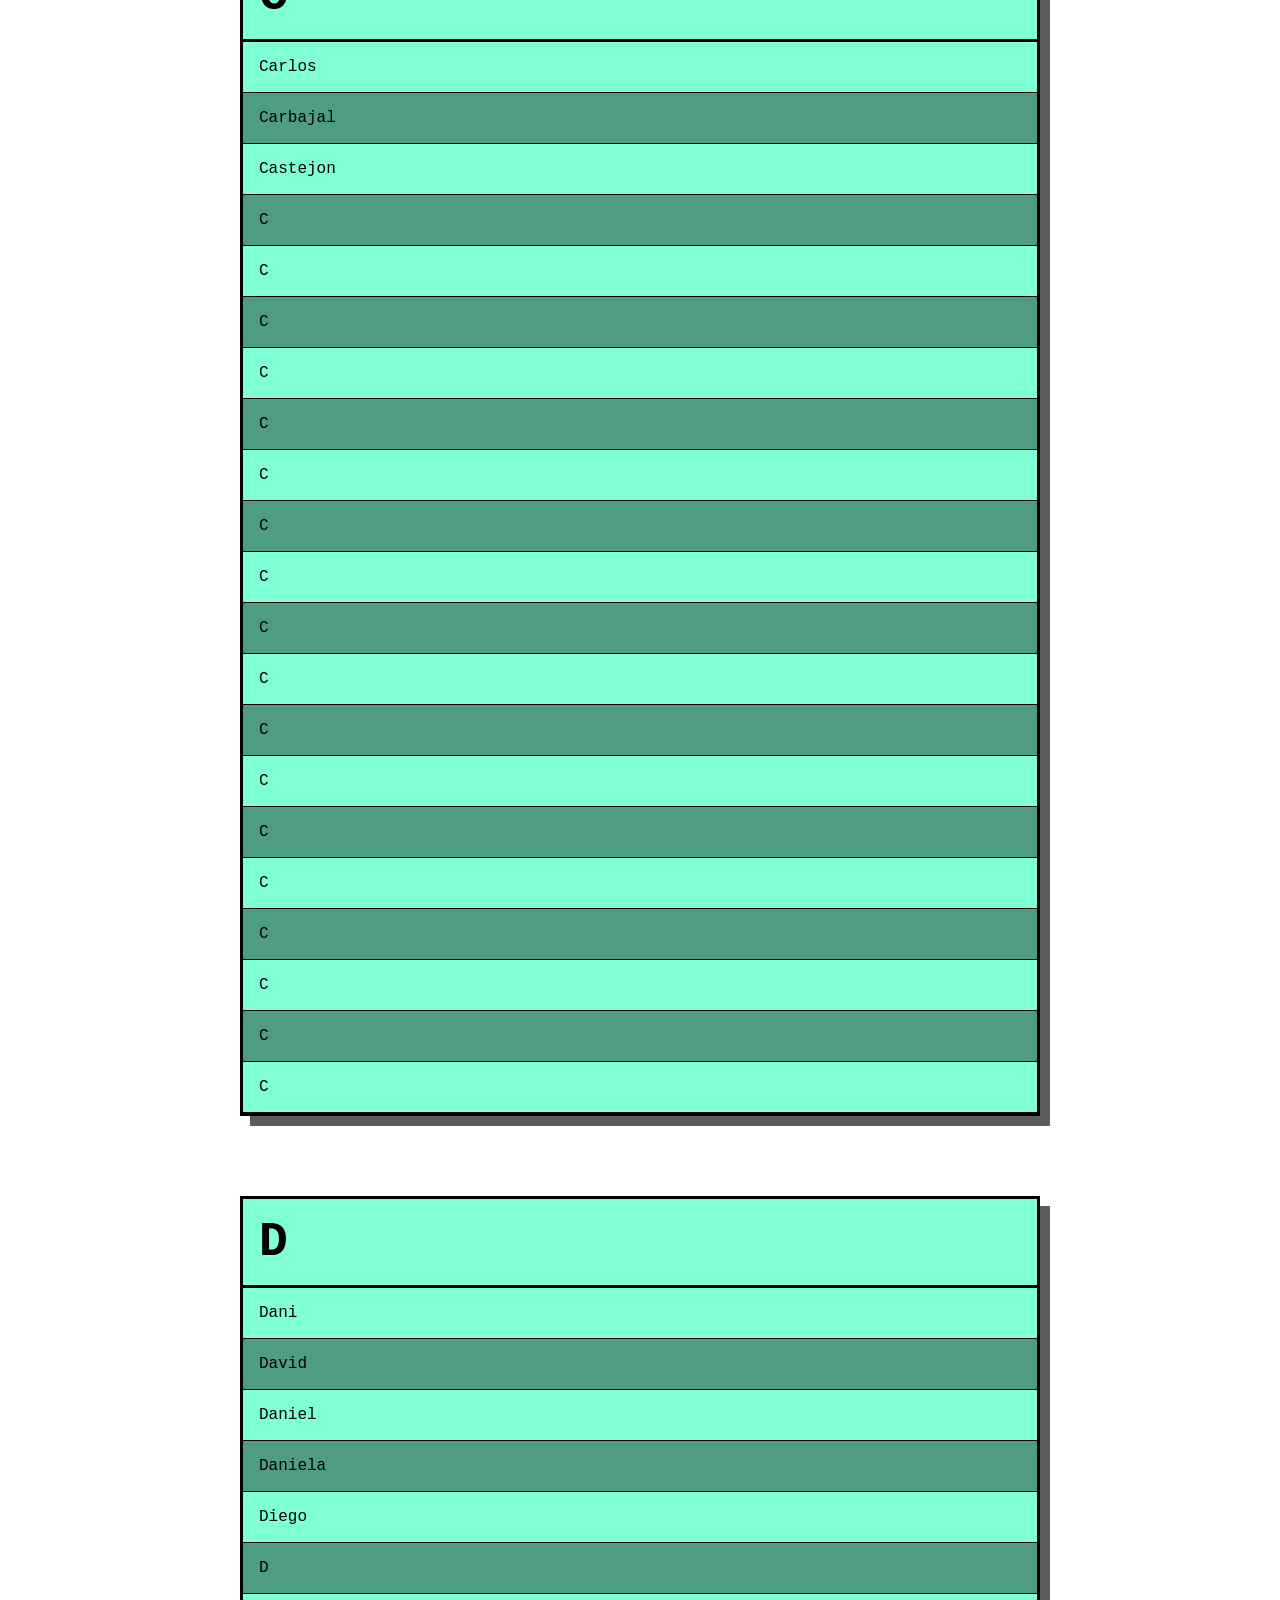
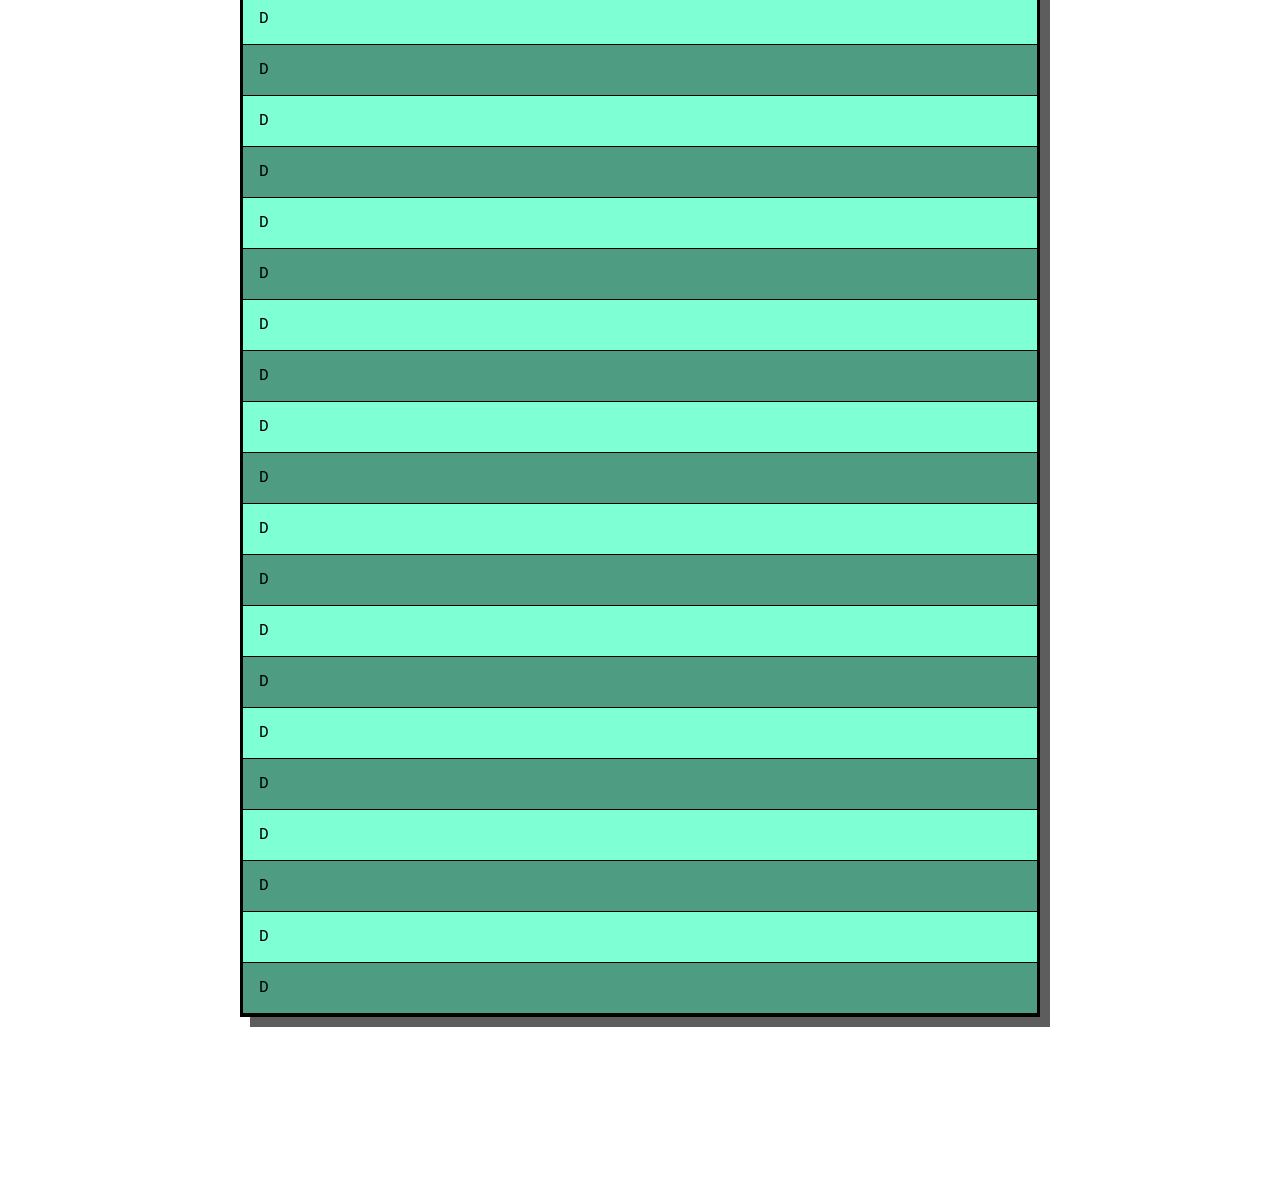
<file: sessions/session-08/index.html>
<!DOCTYPE html>
<html lang="en">
<head>
    <meta charset="UTF-8">
    <meta name="viewport" content="width=device-width, initial-scale=1.0">
    <title>Document</title>
    <link rel="stylesheet" href="style.css">
</head>
<body>
    <div class="hero">
        <header>
            <h1>hello positioning</h1>
        </header>
        cosas
    </div>
    <main>



        <!-- <div class="red">esto es rojo
            <div class="amarillo">esto es amarillo</div>
        </div>
        <div class="blue">esto es azul
            <div class="amarillo">esto es amarillo</div>
        </div> -->

        

<div class="cards">
    
            <div class="card">
                <div>❌</div>
                <h2>Lorem ipsum</h2>
                <img src="images.jpg" alt="perro que canta" srcset="">
                <p>
                    perro que canta
                </p>
                <div class="labels">
                    <div>perro</div>
                    <div>que</div>
                    <div>canta</div>

                </div>
            </div>
            <div class="card">
                <div>❌</div>
                <h2>Lorem ipsum</h2>
                <img src="images.jpg" alt="perro que canta" srcset="">
                <p>
                    perro que canta
                </p>
                <div class="labels">
                    <div>perro</div>
                    <div>que</div>
                    <div>canta</div>

                </div>
            </div>
            <div class="card">
                <div>❌</div>
                <h2>Lorem ipsum</h2>
                <img src="images.jpg" alt="perro que canta" srcset="">
                <p>
                    perro que canta
                </p>
                <div class="labels">
                    <div>perro</div>
                    <div>que</div>
                    <div>canta</div>

                </div>
            </div>
            <div class="card">
                <div>❌</div>
                <h2>Lorem ipsum</h2>
                <img src="images.jpg" alt="perro que canta" srcset="">
                <p>
                    perro que canta
                </p>
                <div class="labels">
                    <div>perro</div>
                    <div>que</div>
                    <div>canta</div>

                </div>
            </div>
        
</div>

<section>
    <h2>A</h2>

    <div>Alba</div>
    <div>Ada</div>
    <div>Abascal</div>
    <div>Avalos</div>
    <div>Alice</div>
    <div>Alvise</div>
    <div>Alan</div>
    <div>Andrés</div>
    <div>Alberto</div>
    <div>Asensio</div>
    <div>Alguno más</div>
</section>

<section>
    <h2>B</h2>

    <div>Bárcenas</div>
    <div>B</div>
    <div>B</div>
    <div>B</div>
    <div>B</div>
    <div>B</div>
    <div>B</div>
    <div>B</div>
    <div>B</div>
    <div>B</div>
    <div>B</div>
    <div>B</div>
    <div>B</div>
    <div>B</div>
    <div>B</div>
    <div>B</div>
    <div>B</div>
    <div>B</div>
    <div>B</div>
    <div>B</div>

</section>

<section>
    <h2>C</h2>

    <div>Carlos</div>
    <div>Carbajal</div>
    <div>Castejon</div>
    <div>C</div>
    <div>C</div>
    <div>C</div>
    <div>C</div>
    <div>C</div>
    <div>C</div>
    <div>C</div>
    <div>C</div>
    <div>C</div>
    <div>C</div>
    <div>C</div>
    <div>C</div>
    <div>C</div>
    <div>C</div>
    <div>C</div>
    <div>C</div>
    <div>C</div>
    <div>C</div>
</section>

<section>
    <h2>D</h2>

    <div>Dani</div>
    <div>David</div>
    <div>Daniel</div>
    <div>Daniela</div>
    <div>Diego</div>
    <div>D</div>
    <div>D</div>
    <div>D</div>
    <div>D</div>
    <div>D</div>
    <div>D</div>
    <div>D</div>
    <div>D</div>
    <div>D</div>
    <div>D</div>
    <div>D</div>
    <div>D</div>
    <div>D</div>
    <div>D</div>
    <div>D</div>
    <div>D</div>
    <div>D</div>
    <div>D</div>
    <div>D</div>
    <div>D</div>
    <div>D</div>
</section>


    </main>
</body>
</html>
</file>
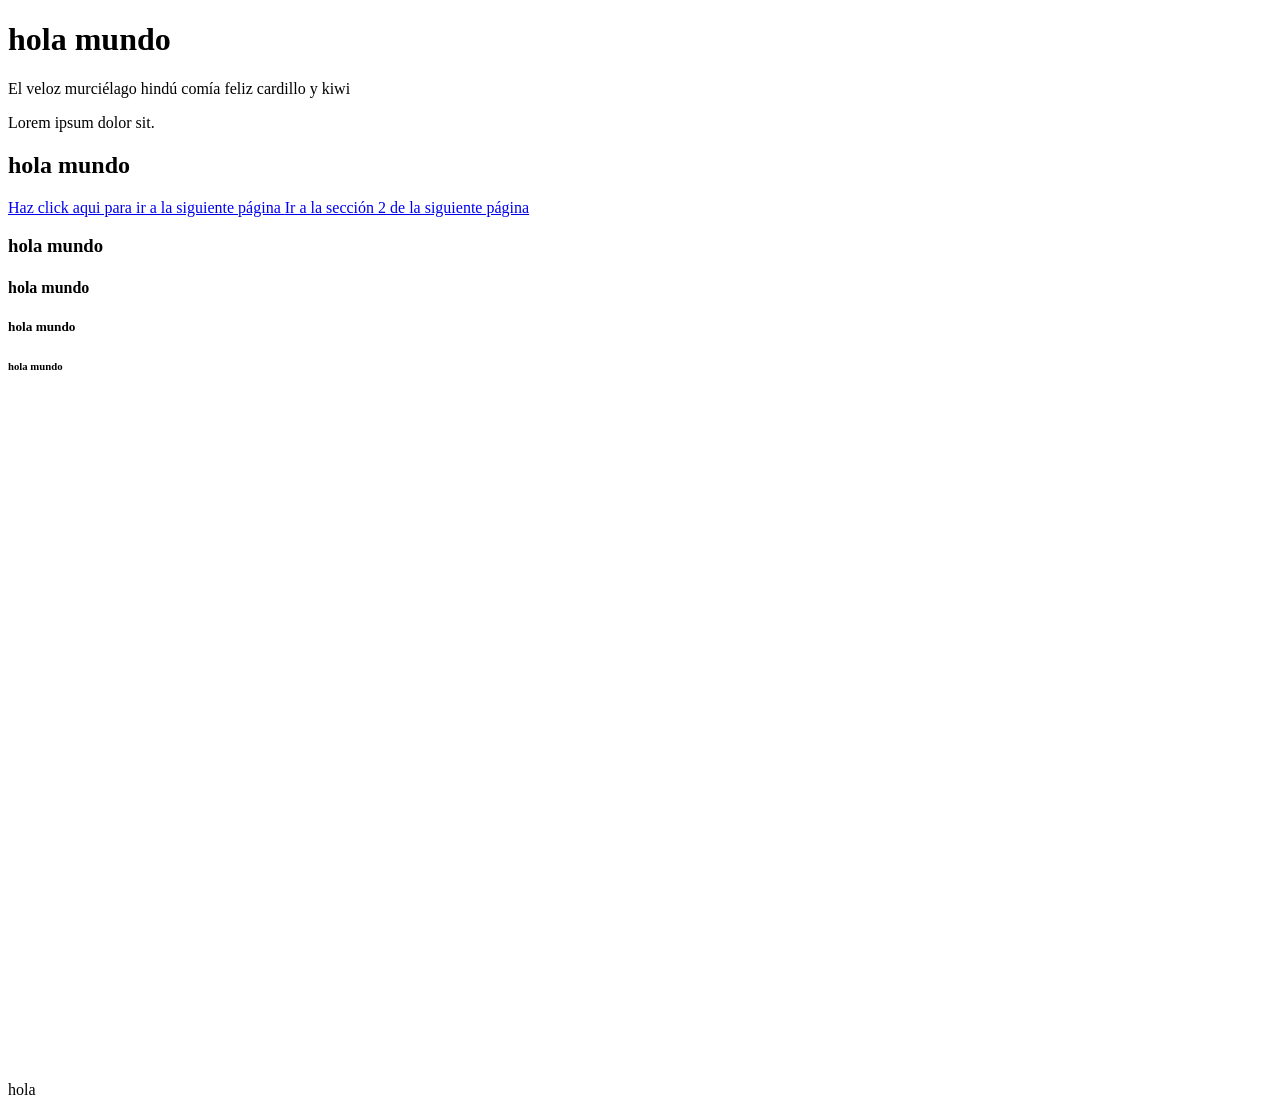
<file: sessions/session-01/mi-web/index.html>
<!DOCTYPE html>
<html lang="es">
    <head>
        <meta charset="UTF-8">
    <meta name="viewport" content="width=device-width, initial-scale=1.0">
        <title>Hola mundo</title>

    </head>
    <body>
        <h1 id="titulo" title="Hola mundo, soy un tooltips">
            hola mundo
        </h1>
        <p>
            El veloz murciélago hindú comía feliz cardillo y kiwi
        </p>
        <p> 
            Lorem ipsum dolor sit.
        </p>
        <h2>hola mundo</h2>
        <p>
            <a href="truco.html">
                Haz click aqui para ir a la siguiente página 
            </a>
            <a href="truco.html#seccion2">
                Ir a la sección 2 de la siguiente página
            </a>
        </p>
        <h3>hola mundo</h3>
        <h4 id="elTitulo4">hola mundo</h4>
        <h5>hola mundo</h5>
        <h6 id="elTitulo4">hola mundo</h6>

        <br>
        <br>
        <br>
        <br>
        <br>
        <br>
        <br>
        <br>
        <br>
        <br>
        <br>
        <br>
        <br>
        <br>
        <br>
        <br>
        <br>
        <br>
        <br>
        <br>
        <br>
        <br>
        <br>
        <br>
        <br>
        <br>
        <br>
        <br>
        <br>
        <br>
        <br>
        <br>
        <br>
        <br>
        <br>
        <br>
        <br>
        <br>
        hola
        
    </body>
</html>
</file>
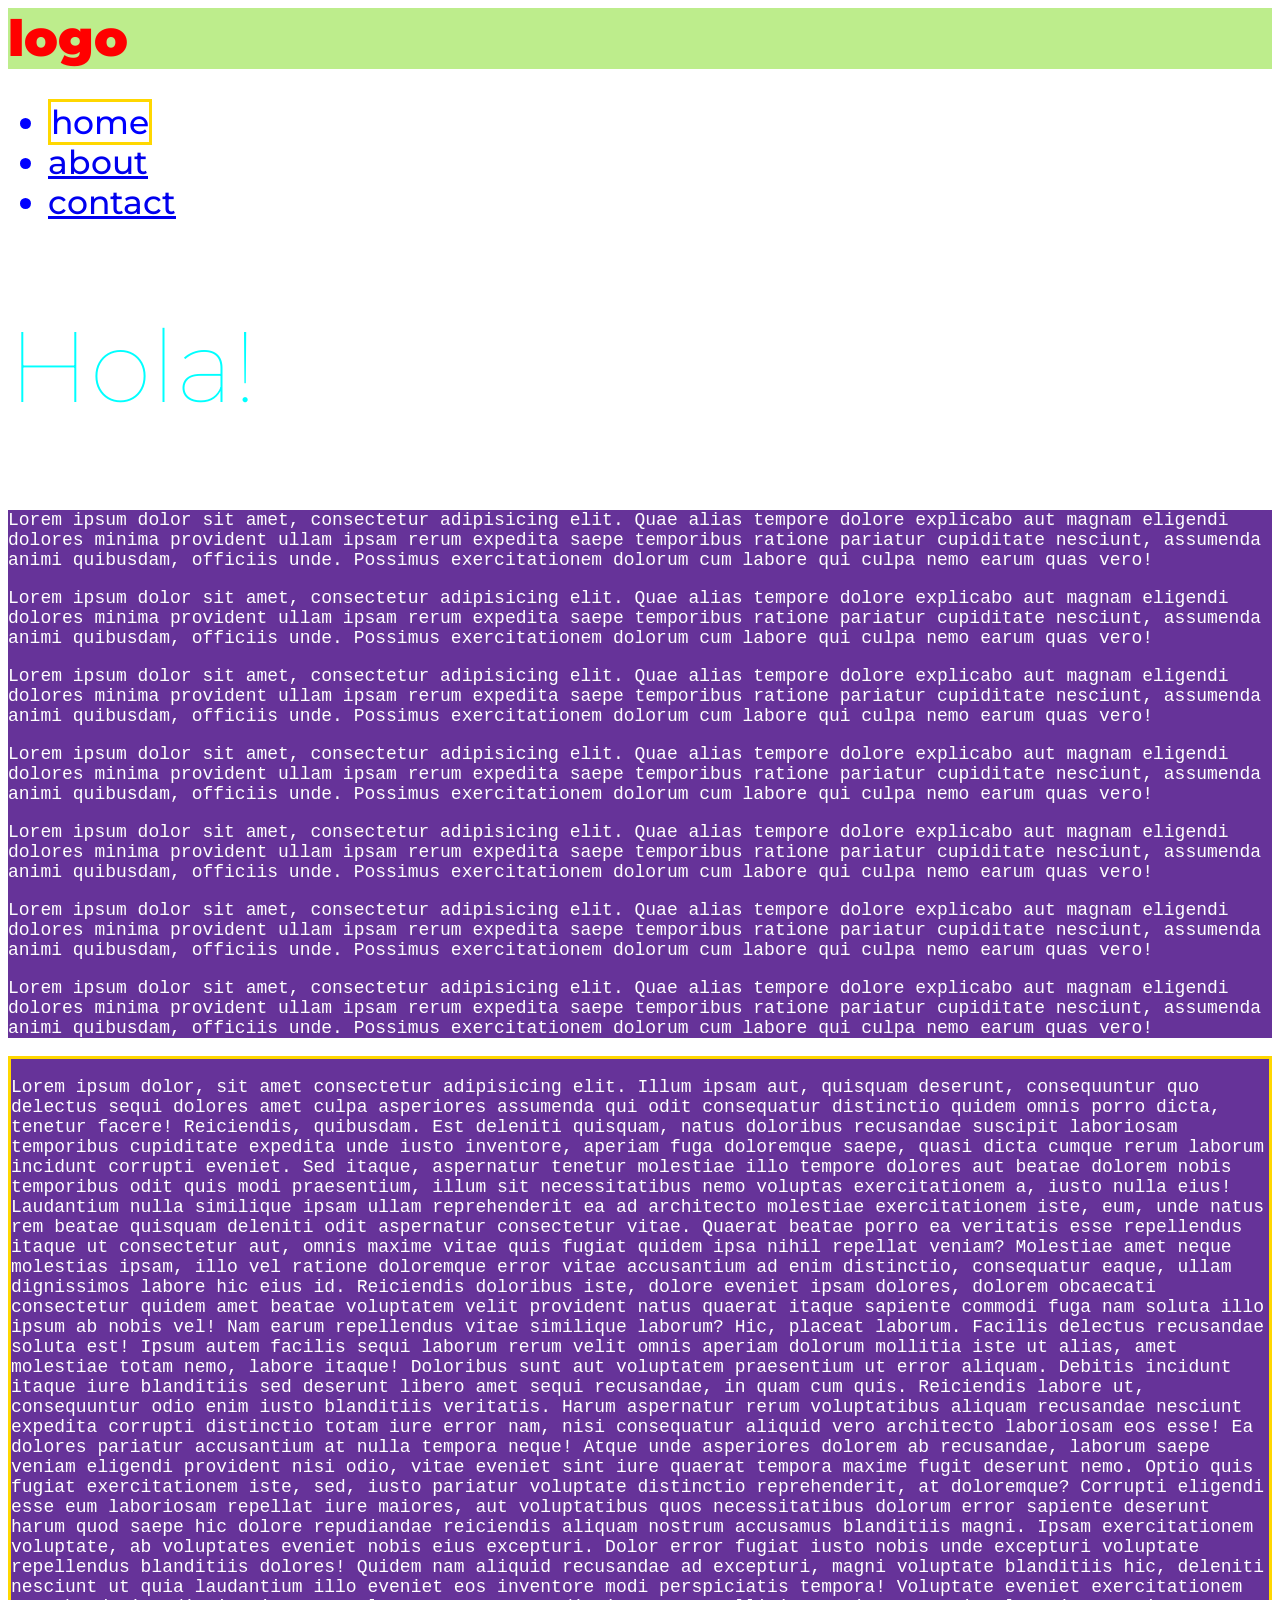
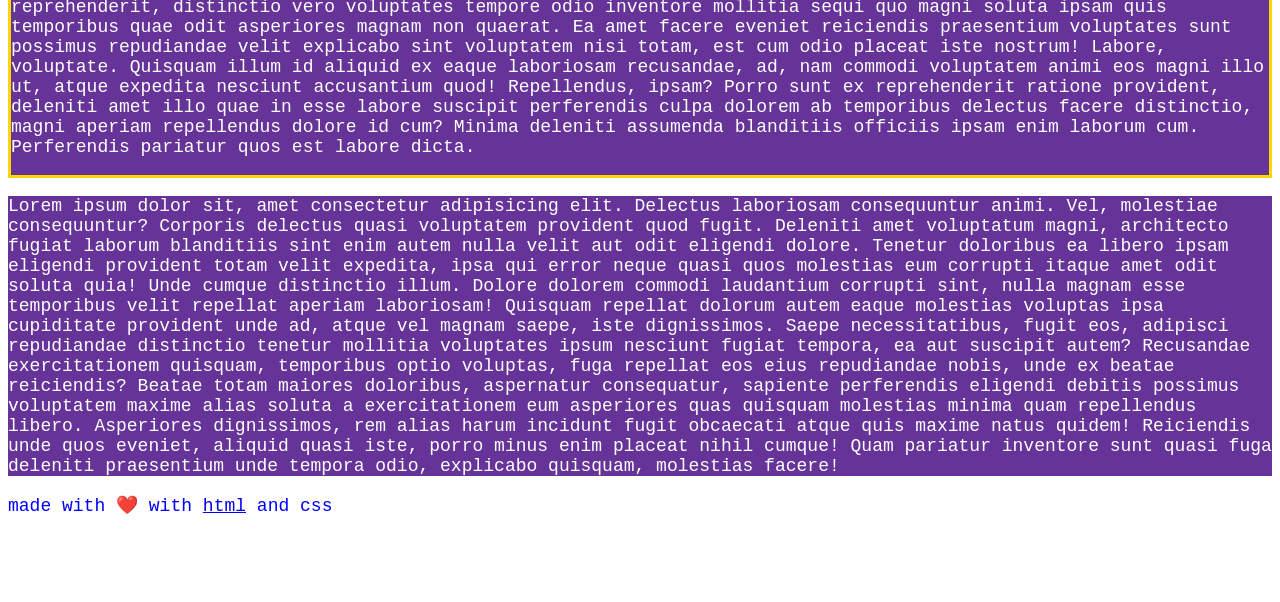
<file: sessions/session-03/hello-css/index.html>
<!DOCTYPE html>
<html lang="en">

<head>
    <meta charset="UTF-8">
    <meta name="viewport" content="width=device-width, initial-scale=1.0">
    <title>Hello css</title>

    <link rel="preconnect" href="https://fonts.googleapis.com">
    <link rel="preconnect" href="https://fonts.gstatic.com" crossorigin>
    <link href="https://fonts.googleapis.com/css2?family=Montserrat:ital,wght@0,100..900;1,100..900&display=swap"
        rel="stylesheet">


    <link rel="stylesheet" href="style.css">

</head>

<body>
    <header>
        <div id="logo" class="logo">logo</div>
        <ul>
            <li><a class="important">home</a></li>
            <li><a href="about.html">about</a></li>
            <li><a href="http://">contact</a></li>
        </ul>
    </header>
    <main>
        <section class="hero">
            <h1>Hola!</h1>
        </section>
        <section class="content">
            <p>Lorem ipsum dolor sit amet, consectetur adipisicing elit.
                Quae alias
                tempore dolore explicabo aut magnam
                eligendi dolores minima provident ullam ipsam rerum expedita saepe temporibus ratione pariatur
                cupiditate nesciunt, assumenda animi quibusdam, officiis unde. Possimus exercitationem dolorum cum
                labore qui culpa nemo earum quas vero!</p>
            <p>Lorem ipsum dolor sit amet, consectetur adipisicing elit.
                Quae alias
                tempore dolore explicabo aut magnam
                eligendi dolores minima provident ullam ipsam rerum expedita saepe temporibus ratione pariatur
                cupiditate nesciunt, assumenda animi quibusdam, officiis unde. Possimus exercitationem dolorum cum
                labore qui culpa nemo earum quas vero!</p>
            <p>Lorem ipsum dolor sit amet, consectetur adipisicing elit.
                Quae alias
                tempore dolore explicabo aut magnam
                eligendi dolores minima provident ullam ipsam rerum expedita saepe temporibus ratione pariatur
                cupiditate nesciunt, assumenda animi quibusdam, officiis unde. Possimus exercitationem dolorum cum
                labore qui culpa nemo earum quas vero!</p>
            <p>Lorem ipsum dolor sit amet, consectetur adipisicing elit.
                Quae alias
                tempore dolore explicabo aut magnam
                eligendi dolores minima provident ullam ipsam rerum expedita saepe temporibus ratione pariatur
                cupiditate nesciunt, assumenda animi quibusdam, officiis unde. Possimus exercitationem dolorum cum
                labore qui culpa nemo earum quas vero!</p>
            <p>Lorem ipsum dolor sit amet, consectetur adipisicing elit.
                Quae alias
                tempore dolore explicabo aut magnam
                eligendi dolores minima provident ullam ipsam rerum expedita saepe temporibus ratione pariatur
                cupiditate nesciunt, assumenda animi quibusdam, officiis unde. Possimus exercitationem dolorum cum
                labore qui culpa nemo earum quas vero!</p>
            <p>Lorem ipsum dolor sit amet, consectetur adipisicing elit.
                Quae alias
                tempore dolore explicabo aut magnam
                eligendi dolores minima provident ullam ipsam rerum expedita saepe temporibus ratione pariatur
                cupiditate nesciunt, assumenda animi quibusdam, officiis unde. Possimus exercitationem dolorum cum
                labore qui culpa nemo earum quas vero!</p>
            <p>Lorem ipsum dolor sit amet, consectetur adipisicing elit.
                Quae alias
                tempore dolore explicabo aut magnam
                eligendi dolores minima provident ullam ipsam rerum expedita saepe temporibus ratione pariatur
                cupiditate nesciunt, assumenda animi quibusdam, officiis unde. Possimus exercitationem dolorum cum
                labore qui culpa nemo earum quas vero!</p>
        </section>
        <section class="content important">
            <p>Lorem ipsum dolor, sit amet consectetur adipisicing elit. Illum ipsam aut, quisquam deserunt,
                consequuntur quo delectus sequi dolores amet culpa asperiores assumenda qui odit consequatur distinctio
                quidem omnis porro dicta, tenetur facere! Reiciendis, quibusdam. Est deleniti quisquam, natus doloribus
                recusandae suscipit laboriosam temporibus cupiditate expedita unde iusto inventore, aperiam fuga
                doloremque saepe, quasi dicta cumque rerum laborum incidunt corrupti eveniet. Sed itaque, aspernatur
                tenetur molestiae illo tempore dolores aut beatae dolorem nobis temporibus odit quis modi praesentium,
                illum sit necessitatibus nemo voluptas exercitationem a, iusto nulla eius! Laudantium nulla similique
                ipsam ullam reprehenderit ea ad architecto molestiae exercitationem iste, eum, unde natus rem beatae
                quisquam deleniti odit aspernatur consectetur vitae. Quaerat beatae porro ea veritatis esse repellendus
                itaque ut consectetur aut, omnis maxime vitae quis fugiat quidem ipsa nihil repellat veniam? Molestiae
                amet neque molestias ipsam, illo vel ratione doloremque error vitae accusantium ad enim distinctio,
                consequatur eaque, ullam dignissimos labore hic eius id. Reiciendis doloribus iste, dolore eveniet ipsam
                dolores, dolorem obcaecati consectetur quidem amet beatae voluptatem velit provident natus quaerat
                itaque sapiente commodi fuga nam soluta illo ipsum ab nobis vel! Nam earum repellendus vitae similique
                laborum? Hic, placeat laborum. Facilis delectus recusandae soluta est! Ipsum autem facilis sequi laborum
                rerum velit omnis aperiam dolorum mollitia iste ut alias, amet molestiae totam nemo, labore itaque!
                Doloribus sunt aut voluptatem praesentium ut error aliquam. Debitis incidunt itaque iure blanditiis sed
                deserunt libero amet sequi recusandae, in quam cum quis. Reiciendis labore ut, consequuntur odio enim
                iusto blanditiis veritatis. Harum aspernatur rerum voluptatibus aliquam recusandae nesciunt expedita
                corrupti distinctio totam iure error nam, nisi consequatur aliquid vero architecto laboriosam eos esse!
                Ea dolores pariatur accusantium at nulla tempora neque! Atque unde asperiores dolorem ab recusandae,
                laborum saepe veniam eligendi provident nisi odio, vitae eveniet sint iure quaerat tempora maxime fugit
                deserunt nemo. Optio quis fugiat exercitationem iste, sed, iusto pariatur voluptate distinctio
                reprehenderit, at doloremque? Corrupti eligendi esse eum laboriosam repellat iure maiores, aut
                voluptatibus quos necessitatibus dolorum error sapiente deserunt harum quod saepe hic dolore repudiandae
                reiciendis aliquam nostrum accusamus blanditiis magni. Ipsam exercitationem voluptate, ab voluptates
                eveniet nobis eius excepturi. Dolor error fugiat iusto nobis unde excepturi voluptate repellendus
                blanditiis dolores! Quidem nam aliquid recusandae ad excepturi, magni voluptate blanditiis hic, deleniti
                nesciunt ut quia laudantium illo eveniet eos inventore modi perspiciatis tempora! Voluptate eveniet
                exercitationem reprehenderit, distinctio vero voluptates tempore odio inventore mollitia sequi quo magni
                soluta ipsam quis temporibus quae odit asperiores magnam non quaerat. Ea amet facere eveniet reiciendis
                praesentium voluptates sunt possimus repudiandae velit explicabo sint voluptatem nisi totam, est cum
                odio placeat iste nostrum! Labore, voluptate. Quisquam illum id aliquid ex eaque laboriosam recusandae,
                ad, nam commodi voluptatem animi eos magni illo ut, atque expedita nesciunt accusantium quod!
                Repellendus, ipsam? Porro sunt ex reprehenderit ratione provident, deleniti amet illo quae in esse
                labore suscipit perferendis culpa dolorem ab temporibus delectus facere distinctio, magni aperiam
                repellendus dolore id cum? Minima deleniti assumenda blanditiis officiis ipsam enim laborum cum.
                Perferendis pariatur quos est labore dicta.</p>
        </section>
        <section class="content">
            <p>Lorem ipsum dolor sit, amet consectetur adipisicing elit. Delectus laboriosam consequuntur animi. Vel,
                molestiae consequuntur? Corporis delectus quasi voluptatem provident quod fugit. Deleniti amet
                voluptatum magni, architecto fugiat laborum blanditiis sint enim autem nulla velit aut odit eligendi
                dolore. Tenetur doloribus ea libero ipsam eligendi provident totam velit expedita, ipsa qui error neque
                quasi quos molestias eum corrupti itaque amet odit soluta quia! Unde cumque distinctio illum. Dolore
                dolorem commodi laudantium corrupti sint, nulla magnam esse temporibus velit repellat aperiam
                laboriosam! Quisquam repellat dolorum autem eaque molestias voluptas ipsa cupiditate provident unde ad,
                atque vel magnam saepe, iste dignissimos. Saepe necessitatibus, fugit eos, adipisci repudiandae
                distinctio tenetur mollitia voluptates ipsum nesciunt fugiat tempora, ea aut suscipit autem? Recusandae
                exercitationem quisquam, temporibus optio voluptas, fuga repellat eos eius repudiandae nobis, unde ex
                beatae reiciendis? Beatae totam maiores doloribus, aspernatur consequatur, sapiente perferendis eligendi
                debitis possimus voluptatem maxime alias soluta a exercitationem eum asperiores quas quisquam molestias
                minima quam repellendus libero. Asperiores dignissimos, rem alias harum incidunt fugit obcaecati atque
                quis maxime natus quidem! Reiciendis unde quos eveniet, aliquid quasi iste, porro minus enim placeat
                nihil cumque! Quam pariatur inventore sunt quasi fuga deleniti praesentium unde tempora odio, explicabo
                quisquam, molestias facere!</p>
        </section>
    </main>
    <footer>
        <p>made with ❤️ with <a href="http://mdn/html">html</a> and css</p>
    </footer>
</body>

</html>
</file>
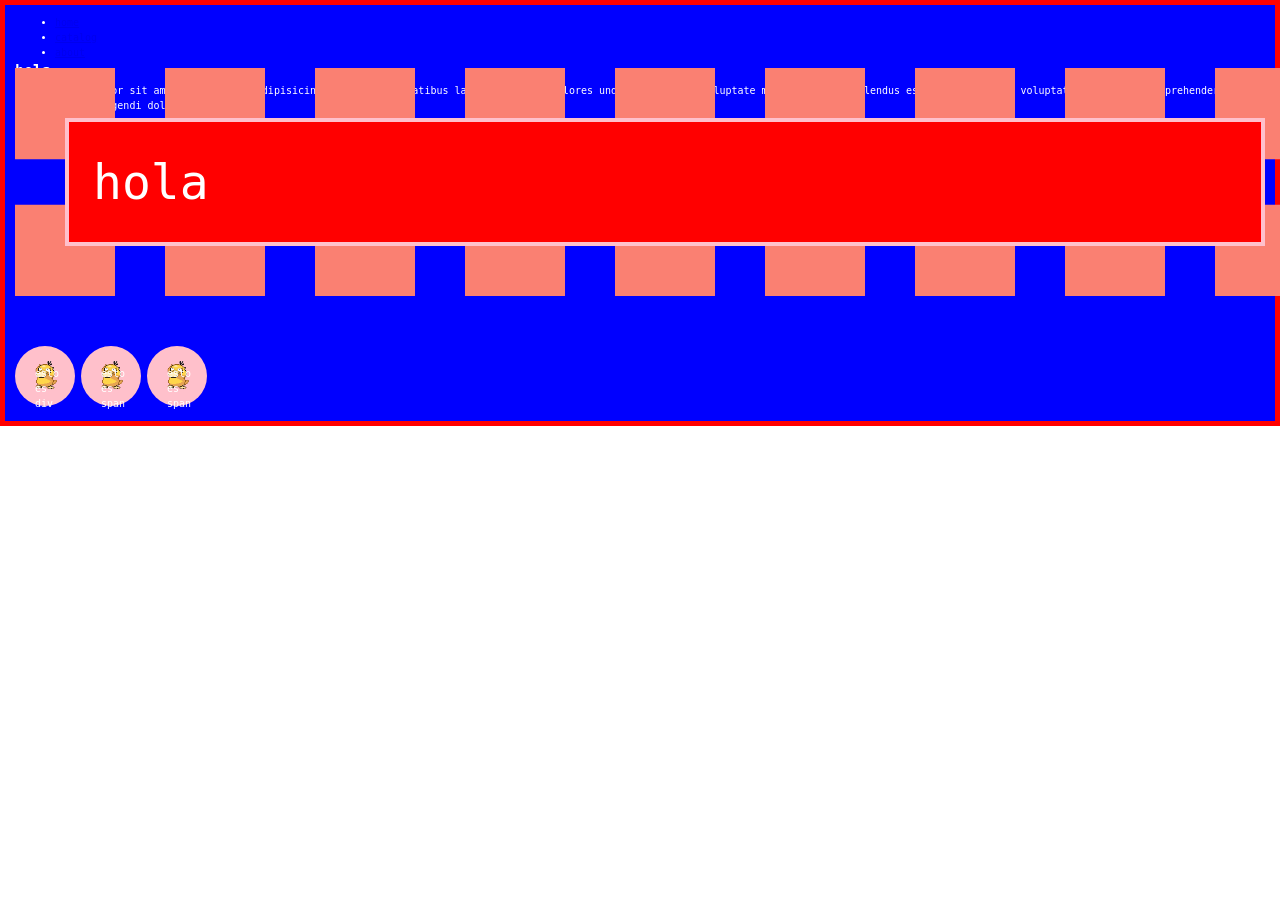
<file: sessions/session-04/hello-box/index.html>
<!DOCTYPE html>
<html lang="en">

<head>
    <meta charset="UTF-8">
    <meta name="viewport" content="width=device-width, initial-scale=1.0">
    <title>Document</title>
    <link rel="stylesheet" href="reset.css">
    <link rel="stylesheet" href="style.css">
</head>

<body>
    <header>
        <div class="logo"></div>
        <nav>
            <ul>
                <li><a href="#home">home</a></li>
                <li><a href="#catalog">catalog</a></li>
                <li><a href="#about">about</a></li>
            </ul>
        </nav>
    </header>
    <main>
        <section>
            <h2>hola</h2>
            <p>Lorem, ipsum dolor sit amet consectetur adipisicing elit. Necessitatibus labore aliquam, dolores unde
                dolore fuga voluptate magni nulla repellendus esse quia quisquam voluptatem iusto odit reprehenderit
                maiores quae eligendi dolorum.</p>
            <div class="box">
                hola
            </div>
        </section>
        <section>

            <div class="bola">
                esto es div
            </div>
            <span class="bola">
                esto es span
            </span>
            <span class="bola">
                esto es span
            </span>
        </section>
        <section></section>
    </main>
    <footer></footer>
</body>

</html>
</file>
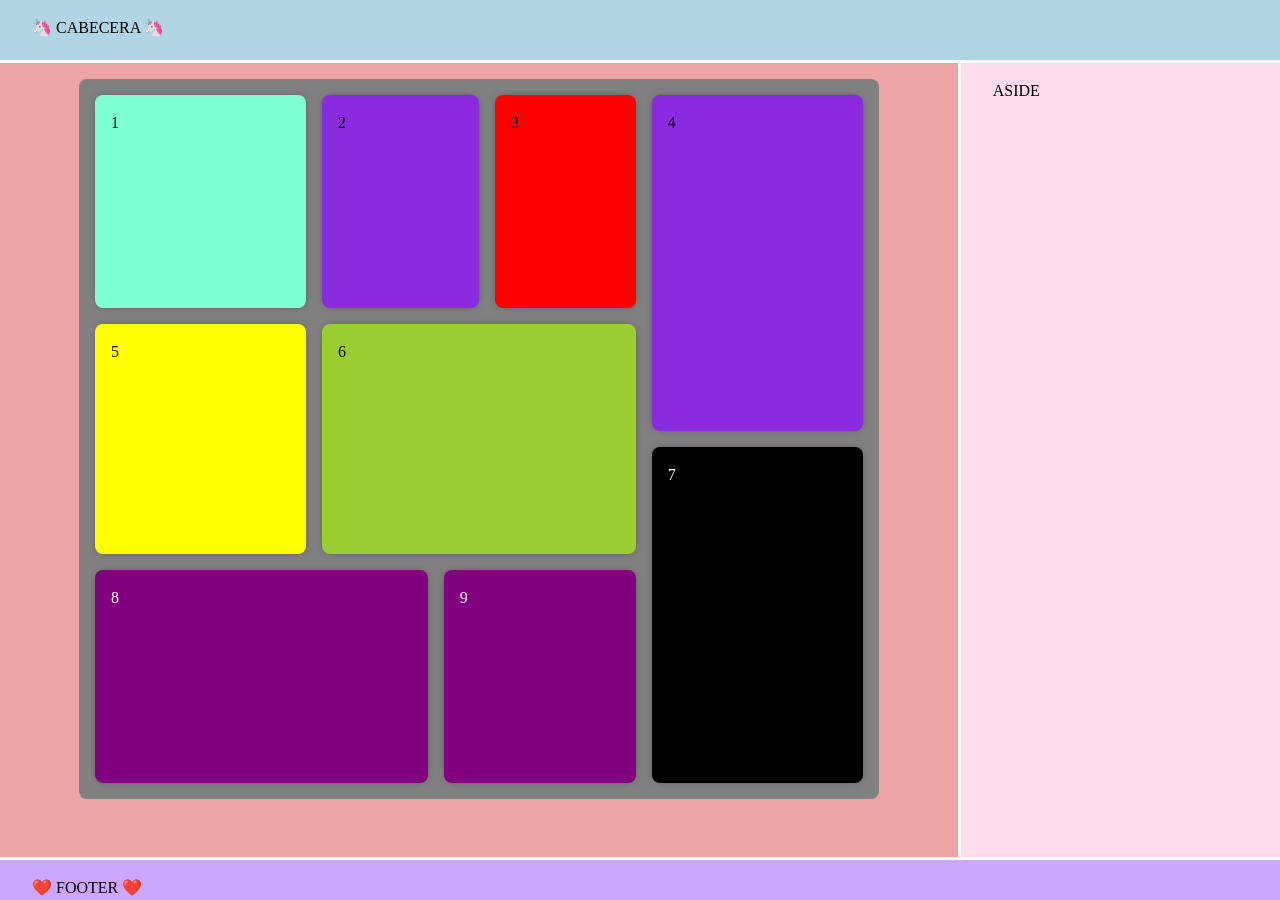
<file: sessions/session-06/hello-grid/index.html>
<!DOCTYPE html>
<html lang="en">

<head>
    <meta charset="UTF-8">
    <meta name="viewport" content="width=device-width, initial-scale=1.0">
    <title>Document</title>

    <link rel="stylesheet" href="reset.css">
    <link rel="stylesheet" href="style.css">


    <!-- this is my master -->
    <!-- feat/fase-1 -->
    <!-- feat/fase-2 -->
    <!-- advanced -->
</head>

<body>
    <header>
        🦄 CABECERA 🦄
    </header>
    <main>
        <section>
            <div class="grande">1</div>
            <div>2</div>
            <div>3</div>
            <div>4</div>
            <div>5</div>
            <div>6</div>
            <div>7</div>
            <div>8</div>
            <div>9</div>
        </section>
    </main>
    <aside>
        ASIDE
    </aside>
    <footer>
        ❤️ FOOTER ❤️
    </footer>
</body>

</html>
</file>
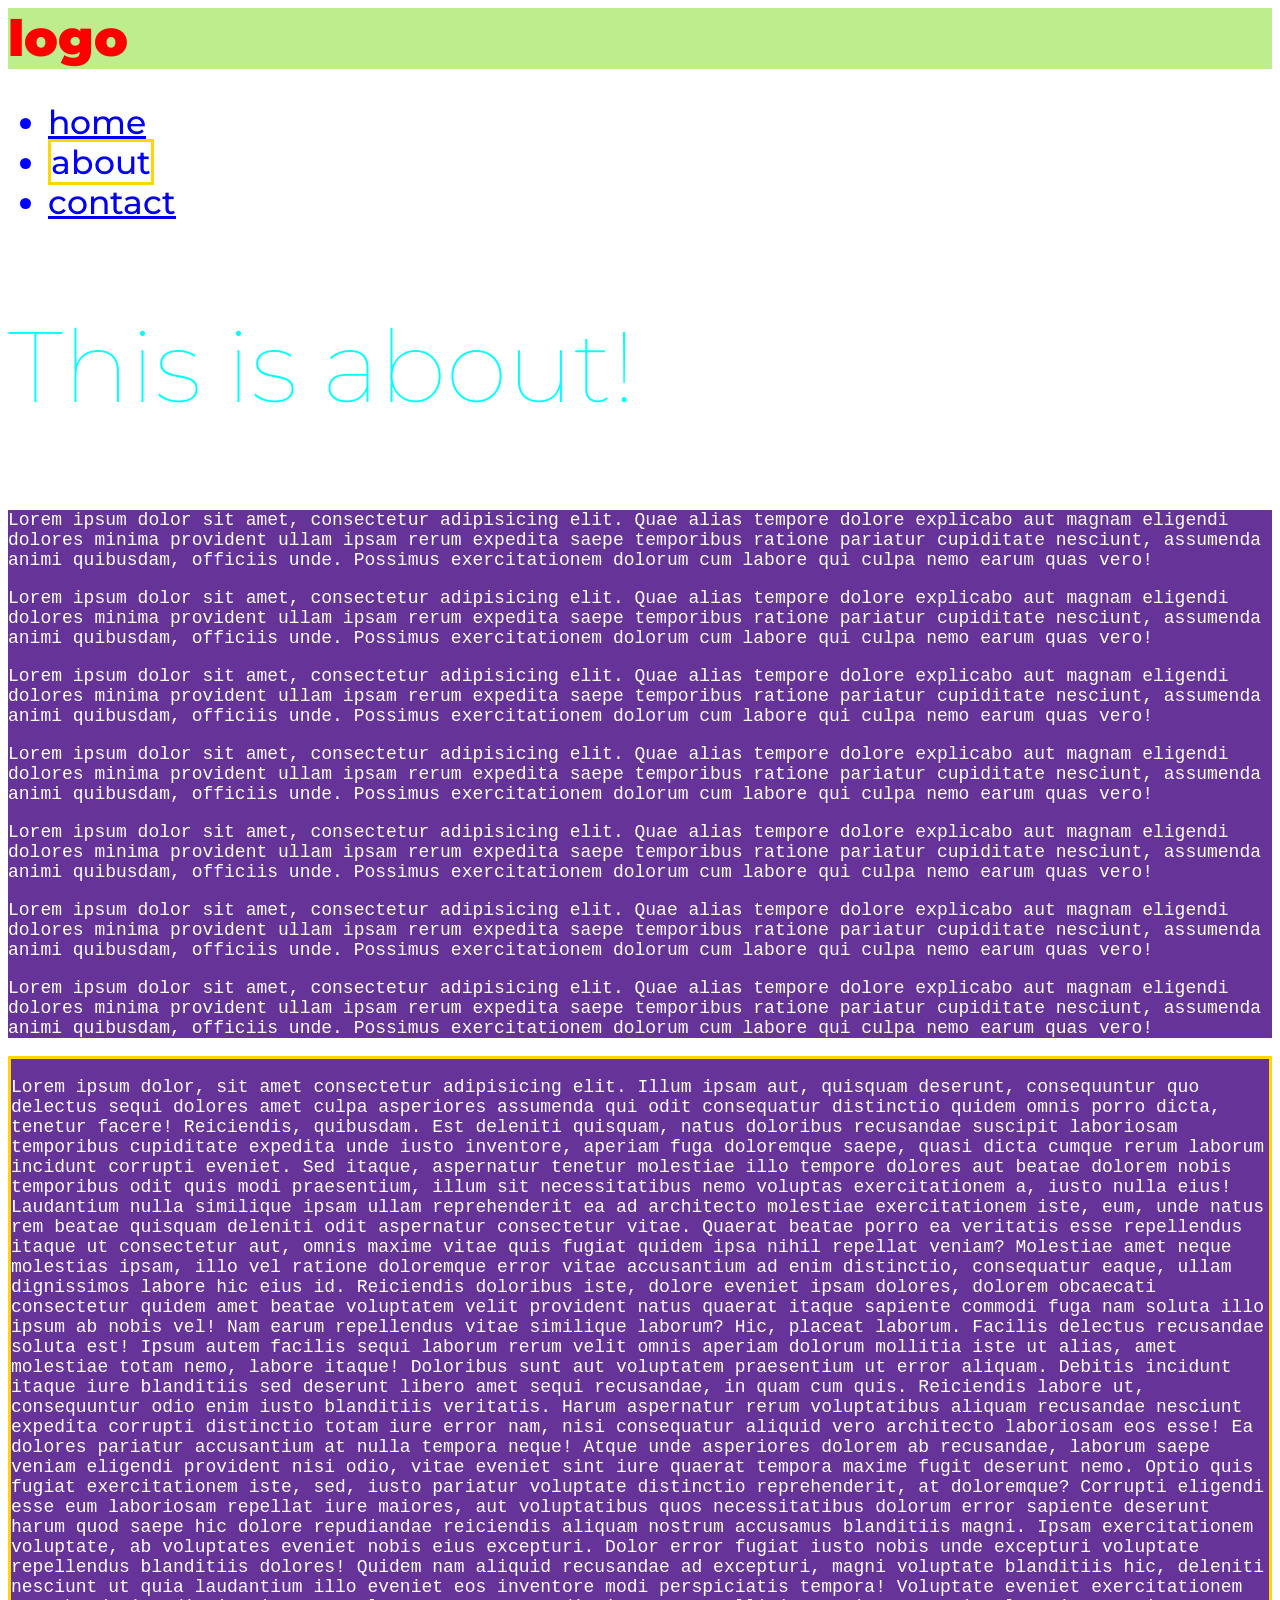
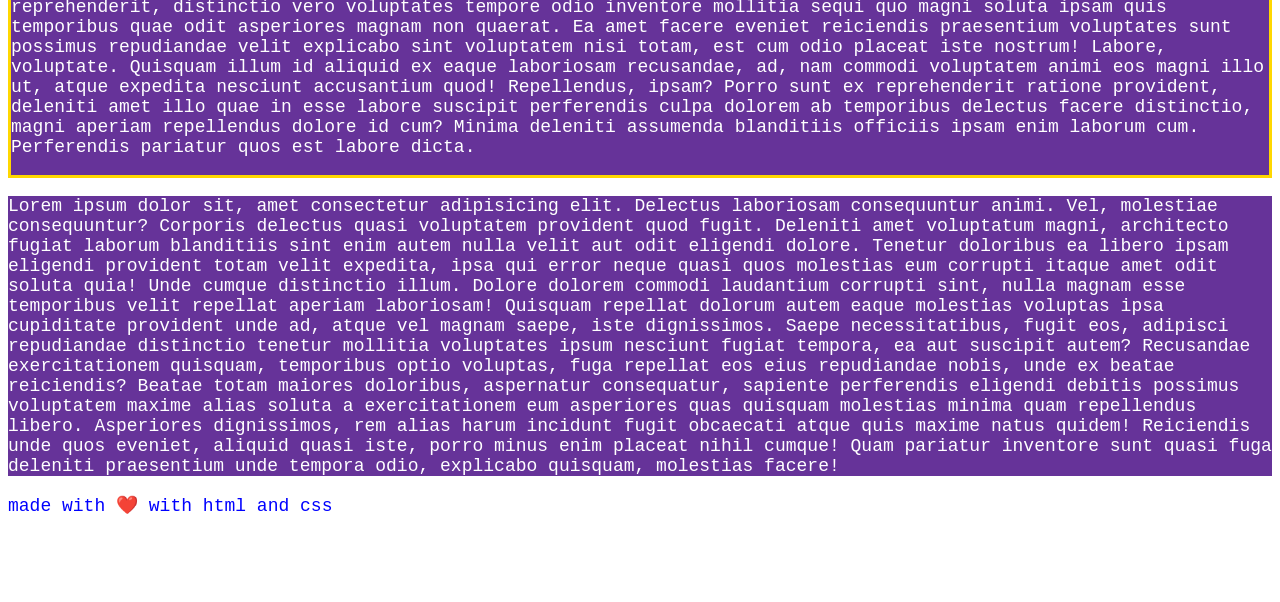
<file: sessions/session-03/hello-css/about.html>
<!DOCTYPE html>
<html lang="en">

<head>
    <meta charset="UTF-8">
    <meta name="viewport" content="width=device-width, initial-scale=1.0">
    <title>Hello css</title>

    <link rel="preconnect" href="https://fonts.googleapis.com">
    <link rel="preconnect" href="https://fonts.gstatic.com" crossorigin>
    <link href="https://fonts.googleapis.com/css2?family=Montserrat:ital,wght@0,100..900;1,100..900&display=swap"
        rel="stylesheet">



    <link rel="stylesheet" href="style.css">

</head>

<body>
    <header>
        <div id="logo" class="logo">logo</div>
        <ul>
            <li><a href="/">home</a></li>
            <li><a class="important">about</a></li>
            <li><a href="http://">contact</a></li>
        </ul>
    </header>
    <main>
        <section class="hero">
            <h1>This is about!</h1>
        </section>
        <section class="content">
            <p>Lorem ipsum dolor sit amet, consectetur adipisicing elit.
                Quae alias
                tempore dolore explicabo aut magnam
                eligendi dolores minima provident ullam ipsam rerum expedita saepe temporibus ratione pariatur
                cupiditate nesciunt, assumenda animi quibusdam, officiis unde. Possimus exercitationem dolorum cum
                labore qui culpa nemo earum quas vero!</p>
            <p>Lorem ipsum dolor sit amet, consectetur adipisicing elit.
                Quae alias
                tempore dolore explicabo aut magnam
                eligendi dolores minima provident ullam ipsam rerum expedita saepe temporibus ratione pariatur
                cupiditate nesciunt, assumenda animi quibusdam, officiis unde. Possimus exercitationem dolorum cum
                labore qui culpa nemo earum quas vero!</p>
            <p>Lorem ipsum dolor sit amet, consectetur adipisicing elit.
                Quae alias
                tempore dolore explicabo aut magnam
                eligendi dolores minima provident ullam ipsam rerum expedita saepe temporibus ratione pariatur
                cupiditate nesciunt, assumenda animi quibusdam, officiis unde. Possimus exercitationem dolorum cum
                labore qui culpa nemo earum quas vero!</p>
            <p>Lorem ipsum dolor sit amet, consectetur adipisicing elit.
                Quae alias
                tempore dolore explicabo aut magnam
                eligendi dolores minima provident ullam ipsam rerum expedita saepe temporibus ratione pariatur
                cupiditate nesciunt, assumenda animi quibusdam, officiis unde. Possimus exercitationem dolorum cum
                labore qui culpa nemo earum quas vero!</p>
            <p>Lorem ipsum dolor sit amet, consectetur adipisicing elit.
                Quae alias
                tempore dolore explicabo aut magnam
                eligendi dolores minima provident ullam ipsam rerum expedita saepe temporibus ratione pariatur
                cupiditate nesciunt, assumenda animi quibusdam, officiis unde. Possimus exercitationem dolorum cum
                labore qui culpa nemo earum quas vero!</p>
            <p>Lorem ipsum dolor sit amet, consectetur adipisicing elit.
                Quae alias
                tempore dolore explicabo aut magnam
                eligendi dolores minima provident ullam ipsam rerum expedita saepe temporibus ratione pariatur
                cupiditate nesciunt, assumenda animi quibusdam, officiis unde. Possimus exercitationem dolorum cum
                labore qui culpa nemo earum quas vero!</p>
            <p>Lorem ipsum dolor sit amet, consectetur adipisicing elit.
                Quae alias
                tempore dolore explicabo aut magnam
                eligendi dolores minima provident ullam ipsam rerum expedita saepe temporibus ratione pariatur
                cupiditate nesciunt, assumenda animi quibusdam, officiis unde. Possimus exercitationem dolorum cum
                labore qui culpa nemo earum quas vero!</p>
        </section>
        <section class="content important">
            <p>Lorem ipsum dolor, sit amet consectetur adipisicing elit. Illum ipsam aut, quisquam deserunt,
                consequuntur quo delectus sequi dolores amet culpa asperiores assumenda qui odit consequatur distinctio
                quidem omnis porro dicta, tenetur facere! Reiciendis, quibusdam. Est deleniti quisquam, natus doloribus
                recusandae suscipit laboriosam temporibus cupiditate expedita unde iusto inventore, aperiam fuga
                doloremque saepe, quasi dicta cumque rerum laborum incidunt corrupti eveniet. Sed itaque, aspernatur
                tenetur molestiae illo tempore dolores aut beatae dolorem nobis temporibus odit quis modi praesentium,
                illum sit necessitatibus nemo voluptas exercitationem a, iusto nulla eius! Laudantium nulla similique
                ipsam ullam reprehenderit ea ad architecto molestiae exercitationem iste, eum, unde natus rem beatae
                quisquam deleniti odit aspernatur consectetur vitae. Quaerat beatae porro ea veritatis esse repellendus
                itaque ut consectetur aut, omnis maxime vitae quis fugiat quidem ipsa nihil repellat veniam? Molestiae
                amet neque molestias ipsam, illo vel ratione doloremque error vitae accusantium ad enim distinctio,
                consequatur eaque, ullam dignissimos labore hic eius id. Reiciendis doloribus iste, dolore eveniet ipsam
                dolores, dolorem obcaecati consectetur quidem amet beatae voluptatem velit provident natus quaerat
                itaque sapiente commodi fuga nam soluta illo ipsum ab nobis vel! Nam earum repellendus vitae similique
                laborum? Hic, placeat laborum. Facilis delectus recusandae soluta est! Ipsum autem facilis sequi laborum
                rerum velit omnis aperiam dolorum mollitia iste ut alias, amet molestiae totam nemo, labore itaque!
                Doloribus sunt aut voluptatem praesentium ut error aliquam. Debitis incidunt itaque iure blanditiis sed
                deserunt libero amet sequi recusandae, in quam cum quis. Reiciendis labore ut, consequuntur odio enim
                iusto blanditiis veritatis. Harum aspernatur rerum voluptatibus aliquam recusandae nesciunt expedita
                corrupti distinctio totam iure error nam, nisi consequatur aliquid vero architecto laboriosam eos esse!
                Ea dolores pariatur accusantium at nulla tempora neque! Atque unde asperiores dolorem ab recusandae,
                laborum saepe veniam eligendi provident nisi odio, vitae eveniet sint iure quaerat tempora maxime fugit
                deserunt nemo. Optio quis fugiat exercitationem iste, sed, iusto pariatur voluptate distinctio
                reprehenderit, at doloremque? Corrupti eligendi esse eum laboriosam repellat iure maiores, aut
                voluptatibus quos necessitatibus dolorum error sapiente deserunt harum quod saepe hic dolore repudiandae
                reiciendis aliquam nostrum accusamus blanditiis magni. Ipsam exercitationem voluptate, ab voluptates
                eveniet nobis eius excepturi. Dolor error fugiat iusto nobis unde excepturi voluptate repellendus
                blanditiis dolores! Quidem nam aliquid recusandae ad excepturi, magni voluptate blanditiis hic, deleniti
                nesciunt ut quia laudantium illo eveniet eos inventore modi perspiciatis tempora! Voluptate eveniet
                exercitationem reprehenderit, distinctio vero voluptates tempore odio inventore mollitia sequi quo magni
                soluta ipsam quis temporibus quae odit asperiores magnam non quaerat. Ea amet facere eveniet reiciendis
                praesentium voluptates sunt possimus repudiandae velit explicabo sint voluptatem nisi totam, est cum
                odio placeat iste nostrum! Labore, voluptate. Quisquam illum id aliquid ex eaque laboriosam recusandae,
                ad, nam commodi voluptatem animi eos magni illo ut, atque expedita nesciunt accusantium quod!
                Repellendus, ipsam? Porro sunt ex reprehenderit ratione provident, deleniti amet illo quae in esse
                labore suscipit perferendis culpa dolorem ab temporibus delectus facere distinctio, magni aperiam
                repellendus dolore id cum? Minima deleniti assumenda blanditiis officiis ipsam enim laborum cum.
                Perferendis pariatur quos est labore dicta.</p>
        </section>
        <section class="content">
            <p>Lorem ipsum dolor sit, amet consectetur adipisicing elit. Delectus laboriosam consequuntur animi. Vel,
                molestiae consequuntur? Corporis delectus quasi voluptatem provident quod fugit. Deleniti amet
                voluptatum magni, architecto fugiat laborum blanditiis sint enim autem nulla velit aut odit eligendi
                dolore. Tenetur doloribus ea libero ipsam eligendi provident totam velit expedita, ipsa qui error neque
                quasi quos molestias eum corrupti itaque amet odit soluta quia! Unde cumque distinctio illum. Dolore
                dolorem commodi laudantium corrupti sint, nulla magnam esse temporibus velit repellat aperiam
                laboriosam! Quisquam repellat dolorum autem eaque molestias voluptas ipsa cupiditate provident unde ad,
                atque vel magnam saepe, iste dignissimos. Saepe necessitatibus, fugit eos, adipisci repudiandae
                distinctio tenetur mollitia voluptates ipsum nesciunt fugiat tempora, ea aut suscipit autem? Recusandae
                exercitationem quisquam, temporibus optio voluptas, fuga repellat eos eius repudiandae nobis, unde ex
                beatae reiciendis? Beatae totam maiores doloribus, aspernatur consequatur, sapiente perferendis eligendi
                debitis possimus voluptatem maxime alias soluta a exercitationem eum asperiores quas quisquam molestias
                minima quam repellendus libero. Asperiores dignissimos, rem alias harum incidunt fugit obcaecati atque
                quis maxime natus quidem! Reiciendis unde quos eveniet, aliquid quasi iste, porro minus enim placeat
                nihil cumque! Quam pariatur inventore sunt quasi fuga deleniti praesentium unde tempora odio, explicabo
                quisquam, molestias facere!</p>
        </section>
    </main>
    <footer>
        <p>made with ❤️ with html and css</p>
    </footer>
</body>

</html>
</file>
<file: sessions/session-07/style.css>
:root {
  --bg: #f4f7fb;
  --card: #ffffff;
  --text: #1f2937;
  --muted: #6b7280;
  --accent: #ff4d4d;
  --border: #dbe2ea;
}

* {
  box-sizing: border-box;
}

body {
  margin: 0;
  font-family: consolas, monaco, monospace;
  background: linear-gradient(180deg, #eef4ff 0%, var(--bg) 100%);
  color: var(--text);
}

main {
  max-width: 1000px;
  margin: 2rem auto;
  padding: 1rem;
}

h1 {
  margin-top: 0;
}

.card {
  background: var(--card);
  border: 1px solid var(--border);
  border-radius: 14px;
  padding: 1rem;
  margin-bottom: 1rem;
  box-shadow: 0 8px 20px rgba(0, 0, 0, 0.06);
}

.grid {
  display: grid;
  grid-template-columns: repeat(auto-fit, minmax(220px, 1fr));
  gap: 0.75rem;
}

label {
  display: block;
  margin-bottom: 0.3rem;
  font-weight: 600;
}

input,
select,
textarea,
button {
  width: 100%;
  padding: 0.55rem 0.65rem;
  border-radius: 8px;
  border: 1px solid var(--border);
  font: inherit;
}

fieldset {
  border: 1px solid var(--border);
  border-radius: 10px;
  padding: 0.8rem;
  margin-bottom: 1rem;
}

legend {
  font-weight: 700;
  padding: 0 0.35rem;
}

.row-inline {
  display: flex;
  gap: 1rem;
  flex-wrap: wrap;
  align-items: center;
}

.row-inline label {
  display: inline-flex;
  align-items: center;
  gap: 0.35rem;
  margin: 0;
  font-weight: 500;
}

.row-inline input {
  width: auto;
  margin: 0;
}

.pokemon-list {
  display: grid;
  grid-template-columns: repeat(auto-fill, minmax(180px, 1fr));
  gap: 0.4rem 0.75rem;
  max-height: 380px;
  overflow: auto;
  border: 1px solid var(--border);
  border-radius: 10px;
  padding: 0.8rem;
  background: #fafcff;
}

.pokemon-item {
  display: flex;
  align-items: center;
  gap: 0.4rem;
  font-size: 0.95rem;
}

.pokemon-item input {
  width: auto;
  margin: 0;
}

.help {
  color: var(--muted);
  font-size: 0.9rem;
  margin-top: 0.35rem;
}

.submit-btn {
  background: var(--accent);
  border-color: var(--accent);
  color: #fff;
  font-weight: 700;
  cursor: pointer;
}
</file>
<file: sessions/session-08/style.css>
*, *::before, *::after{
    box-sizing: border-box;
}

body{
    margin: 0;
    padding: 0;
    font-family: consolas, monospace, sans-serif;
}

.red, .blue, .amarillo{
    padding: 1em;
}

.red{
    position: absolute;
    width: 300px;
    top: 10px;
    left: 10px;
    /* margin-top: 10px;
    margin-left: 10px; */
    background-color: rgb(255, 131, 131);
    border: 2px solid red;

    z-index: 9999999999999999999;
}

.blue{
    position: absolute;
    top: 10px;
    left: 10px;
    background-color: rgb(160, 160, 255);
    border: 2px solid blue;
}

.amarillo{
    background-color: rgb(245, 255, 160);
    border: 2px solid rgb(255, 255, 0);
    position: absolute;
    bottom: 0;
    right: 0;
}

.cards{
    display: flex;
    gap: 2.35478em;
    background-color: aqua;
    /* margin: 2em; */
    padding: 2em;
    margin-top: 10em;
    margin-inline: 3em;
    border: 3px solid turquoise;

    flex-wrap: wrap;
}

.card{
    background-color: white;
    border: 3px solid black;
    box-shadow: 10px 10px 0 0 rgb(120, 120, 120);
    max-width: 200px;
    position:relative
}

.card > img{
    width: 100%
}


.card > div:first-child {
    background-color: white;
    top: -30px;
    right: -30px;
    position: absolute;
    padding: 1em;
    border-radius: 50%;
    border: 3px solid black;
}

.card > .labels {
    display: flex;
    gap: .3em;
    padding: .3em;
}

.labels > div {
    border-radius: 15px;
    border: 1px solid black;
    padding: 0.2em;
    font-size: 10px;
}


header{
    /* background-color: red; */
    padding: 1em;
    position: sticky;
    top: 0;
    right: 0;
    left: 0;
    z-index: 1;
    border-bottom: 2px solid black;
    background-color: rgba(248, 25, 25, 0.269);
    box-shadow: 0 10px 10px 0 rgba(0, 0, 0, 0.431);
    backdrop-filter: blur(10px);
}

body{
    /* background-color: aqua; */
}

section{

    margin: 5em auto;
    background-color: aquamarine;
    border: 3px solid black;

    max-width: 800px;

    box-shadow: 10px 10px 0 0 rgba(0, 0, 0, 0.635);
}

/* section  h2 {

} */

section > h2 {
    position:sticky;
    /* top: 114px; */
    top: 0;
    background-color: aquamarine;
    margin: 0;
    font-size: 3rem;
    padding: 1rem;
    border-bottom: 3px solid black;
    z-index: 7878;
}

section > div {
    padding: 1em;
    border-bottom: 1px solid black;

}

section > div:nth-child(2n +1){
    background-color: rgba(0, 0, 0, 0.386);
}

.hero{
    
    height: 50vh;
}
</file>
<file: sessions/session-03/hello-css/style.css>
/* selectores */
 * {
     /* color: blue; */
 }


 html {
     font-size: 50px;
     font-size: 30px;
 }

 body {
     color: blue;
     font-family: Montserrat;
     font-size: 1.1rem;
     /* 55px; */
     font-size: 1.1rem;
     /* 33px; */
 }

 h1 {
     color: aqua;
     font-size: 100px;
     font-weight: 100;
 }

 p {
     font-family: monospace;
     font-size: 18px;
 }

 ul>li>a {
     font-weight: 500;
 }

 ul>li>a:hover {
     font-weight: 900;
     color: peachpuff;
 }

 /* por favor esto nunca: */
 /* *:hover {
     background-color: red;
 } */

 ul>li>a:active {
     font-size: 40px;
     color: blueviolet;
 }

 #logo {
     font-size: 50px;
     color: red;
     font-weight: 900;
 }


 .logo {
     background-color: #85de2c8a;
     color: #457713;
 }

 .content {
     background-color: rebeccapurple;
     color: white;
 }

 .important {
     border: 3px solid gold;
 }



 /* {
            font-size: 50px;
            color: red;
        } */
</file>
<file: sessions/session-04/hello-box/style.css>
* {
    box-sizing: border-box;
}

html {
    background-color: white;
}

body {
    /* direction: rtl; */
    color: white;
    margin: 0px;
    font-family: monospace;
    background-color: blue;
    /* border: 5px solid red; */
    border-width: 5px;
    border-style: solid;
    border-color: red;
    padding: 1em;

    font-size: 10px;

}

.box {
    cursor: crosshair;
    font-size: 3rem;
    background-color: red;
    /* margin: 10px 20px 30px 40px; */
    /* margin-inline-start: 50px; */
    margin-left: 50px;
    margin-block: 5px 100px;
    padding: 1.5rem;
    border: 4px solid pink;
    outline: 50px dashed salmon;
}

.bola {
    display: inline-block;
    width: 60px;
    height: 60px;
    padding: 2em;
    background-color: pink;
    border-radius: 50%;
    background-image: url(54.png);
    background-repeat: no-repeat;
    background-position: 50% 50%;
    background-size: cover;
}
</file>
<file: sessions/session-06/hello-grid/style.css>
body {
    min-height: 100vh;
    display: grid;
    gap: 3px;
    grid-template-columns: 3fr 1fr;
    grid-template-rows: 60px 1fr 40px;
    grid-template-areas:
        "header header"
        "main aside"
        "footer footer";
}

body>* {
    padding: 1em 2em;
}

header {
    grid-area: header;
    background-color: rgb(178, 213, 230);
}

main {
    padding: 1em;
    grid-area: main;
    background-color: rgb(236, 164, 164);
}

aside {
    grid-area: aside;
    background-color: rgb(255, 219, 237);
}

footer {
    grid-area: footer;
    background-color: rgb(205, 167, 255);
}




section {
    max-width: 800px;
    display: grid;
    grid-template-columns: 1.5fr .75fr .25fr 1fr 1.5fr;
    grid-template-rows: 1fr 0.5fr .5fr 1fr;
    min-height: 80vh;
    gap: 1em;
    background-color: gray;
    margin: 0 auto;
    padding: 1em;
    border-radius: 8px;

    /* box-shadow: 0 0 10px -5px black inset; */
}

section>* {
    background-color: red;
    border-radius: 8px;
    padding: 1em;

    box-shadow: 0 0 10px -5px black;
    ;

}

.grande {
    background-color: aquamarine;
    /* grid-column-start: 1;
    grid-column-end: 3;
    grid-row-start: 1;
    grid-row-end: 3; */

    /* grid-column: 1 / 3;
    grid-row: 1 / 3; */
}


section>div:nth-child(2) {
    background-color: blueviolet;
    grid-column: 2 / span 2;
    grid-row: 1 / 2;
}

section>div:nth-child(4) {
    background-color: blueviolet;
    grid-column: -2 / -1;
    grid-row: 1 / 3;
}

section>div:nth-child(5) {
    background-color: yellow;
    grid-column: 1/ 2;
    grid-row: 2/ 4;
}

section>div:nth-child(6) {
    background-color: yellowgreen;
    grid-column: 2 / span 3;
    grid-row: 2/ span 2;
}

section>div:nth-child(7) {
    background-color: black;
    color: white;
    grid-column: -2 / span 1;
    grid-row: 3/ span 2;
}

section>div:nth-child(8) {
    background-color: purple;
    color: white;
    grid-column: 1 / span 2;
    grid-row: -2 / span 1;
}

section>div:nth-child(9) {
    background-color: purple;
    color: white;
    grid-column: 3 / span 2;
    grid-row: -2 / span 1;
}
</file>
